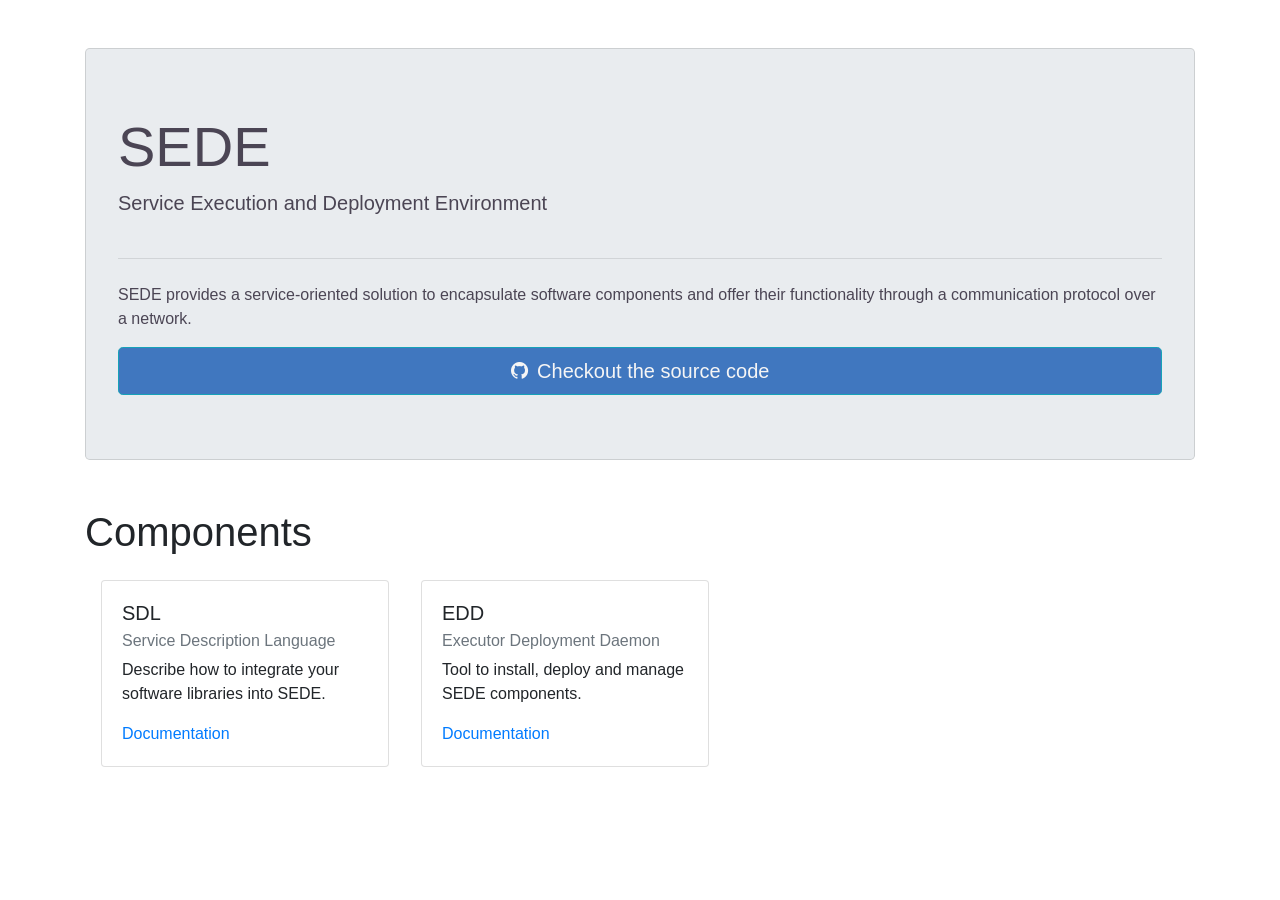
<file: index.html>
<!DOCTYPE html>
<html lang="en">
<head>
    <meta charset="UTF-8">
    <meta name="viewport" content="width=device-width, initial-scale=1, shrink-to-fit=no">
    <meta http-equiv="X-UA-Compatible" content="ie=edge">
    <title>SEDE Docs</title>
    <link rel="stylesheet" href="https://stackpath.bootstrapcdn.com/bootstrap/4.3.1/css/bootstrap.min.css" integrity="sha384-ggOyR0iXCbMQv3Xipma34MD+dH/1fQ784/j6cY/iJTQUOhcWr7x9JvoRxT2MZw1T" crossorigin="anonymous">
    <link rel="stylesheet" href="https://maxcdn.bootstrapcdn.com/font-awesome/4.6.3/css/font-awesome.min.css" type="text/css">
    <link rel="stylesheet" href="index.css">

</head>
<body>
<div class="container">
    <div id="main_jumbo" class="jumbotron my-5 card">
        <h1 class="display-4">SEDE</h1>
        <p class="lead">Service Execution and Deployment Environment</p>
        <hr class="my-4">
        <p>SEDE provides a service-oriented solution to encapsulate software components and offer their functionality through a communication protocol over a network. </p>
        <a id="sourceCodeLink" class="btn btn-info btn-lg" href="https://github.com/fmohr/SEDE" role="button"> <i class="fa fa-github mr-1"></i> Checkout the source code</a>
    </div>
</div>

<div class="container">
    <h1>Components</h1>
    <div class="doc_cards d-flex align-content-start flex-wrap">
        <div class="card m-3">
            <div class="card-body">
                <h5 class="card-title">SDL</h5>
                <h6 class="card-subtitle mb-2 text-muted">Service Description Language</h6>
                <p class="card-text">Describe how to integrate your software libraries into SEDE.</p>
                <a href="service-descs.html"
                   class="card-link">Documentation</a>
            </div>
        </div>
        <div class="card m-3">
            <div class="card-body">
                <h5 class="card-title">EDD</h5>
                <h6 class="card-subtitle mb-2 text-muted">Executor Deployment Daemon</h6>
                <p class="card-text">Tool to install, deploy and manage SEDE components.</p>
                <a href="deployment.html" class="card-link">
                    Documentation</a>
            </div>
        </div>
    </div>
</div>

<script src="https://code.jquery.com/jquery-3.3.1.slim.min.js" integrity="sha384-q8i/X+965DzO0rT7abK41JStQIAqVgRVzpbzo5smXKp4YfRvH+8abtTE1Pi6jizo" crossorigin="anonymous"></script>
<script src="https://cdnjs.cloudflare.com/ajax/libs/popper.js/1.14.7/umd/popper.min.js" integrity="sha384-UO2eT0CpHqdSJQ6hJty5KVphtPhzWj9WO1clHTMGa3JDZwrnQq4sF86dIHNDz0W1" crossorigin="anonymous"></script>
<script src="https://stackpath.bootstrapcdn.com/bootstrap/4.3.1/js/bootstrap.min.js" integrity="sha384-JjSmVgyd0p3pXB1rRibZUAYoIIy6OrQ6VrjIEaFf/nJGzIxFDsf4x0xIM+B07jRM" crossorigin="anonymous"></script>
</body>
</html>
</file>
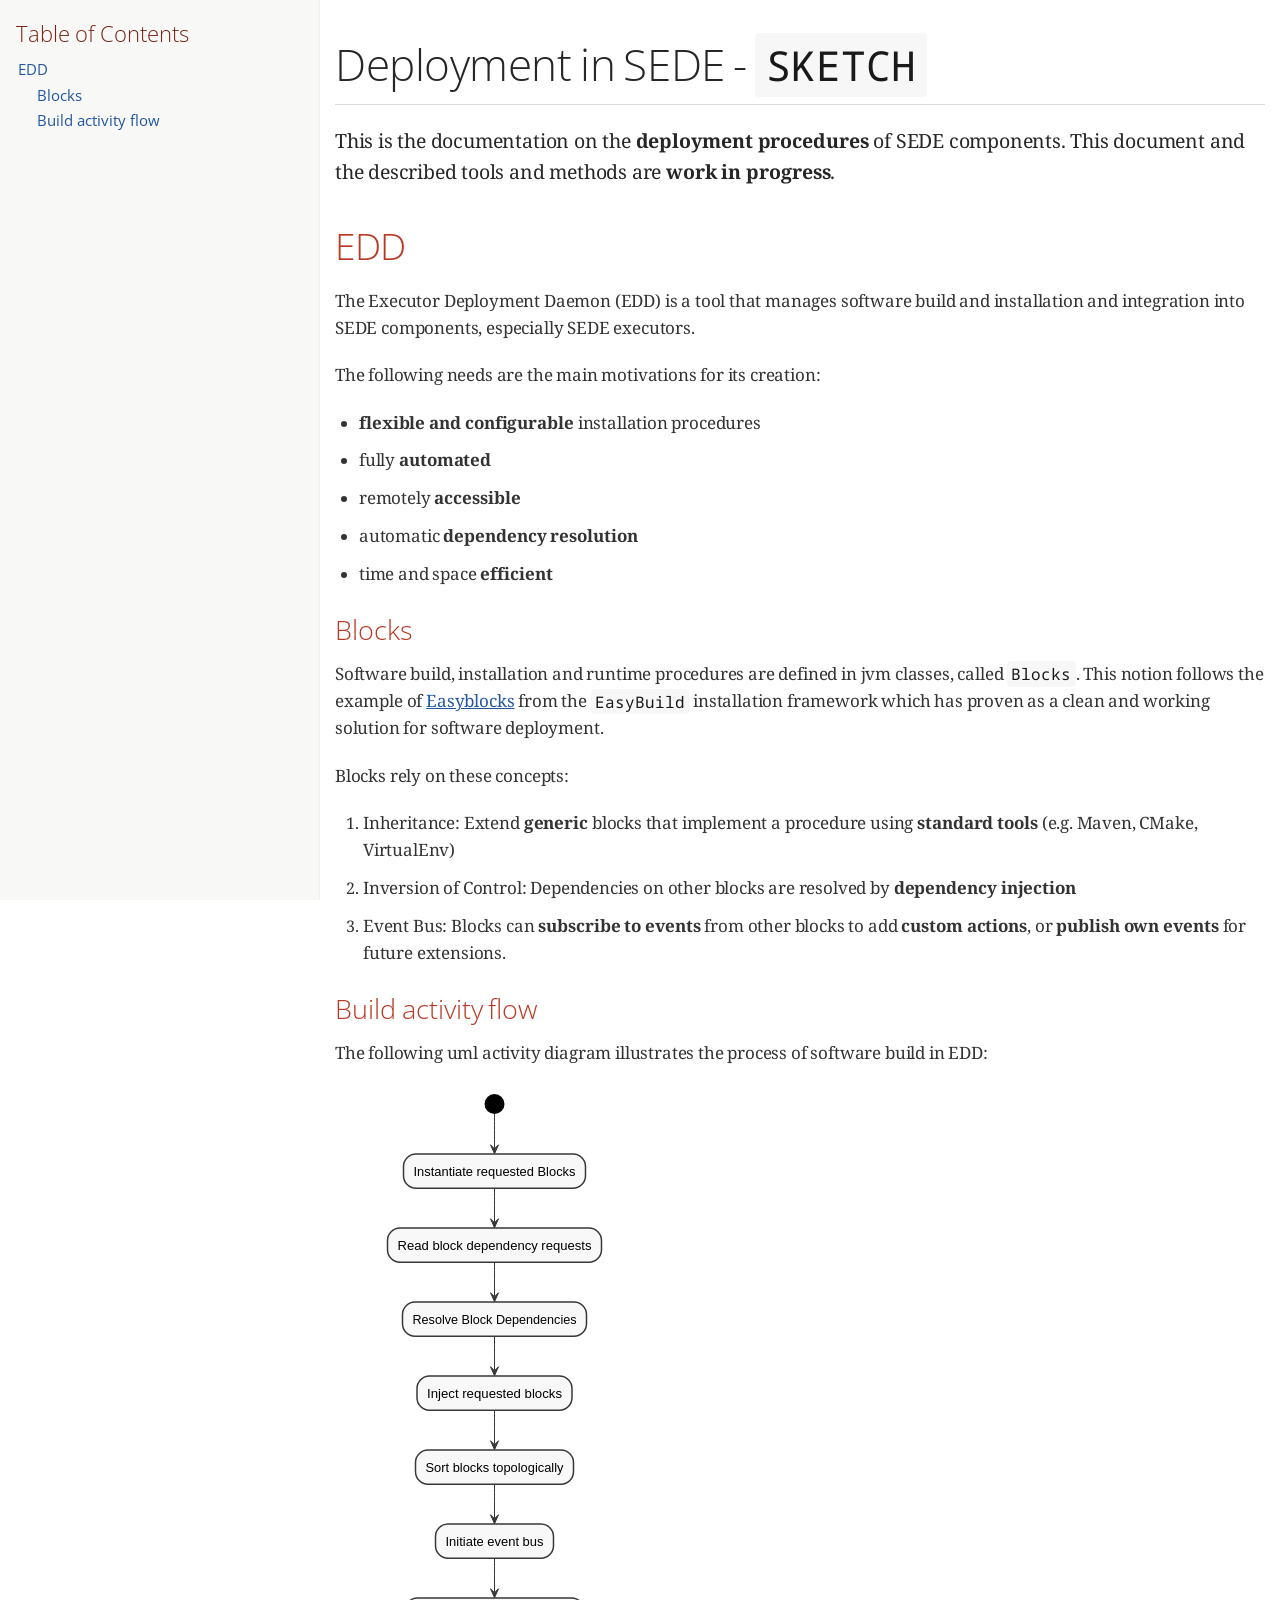
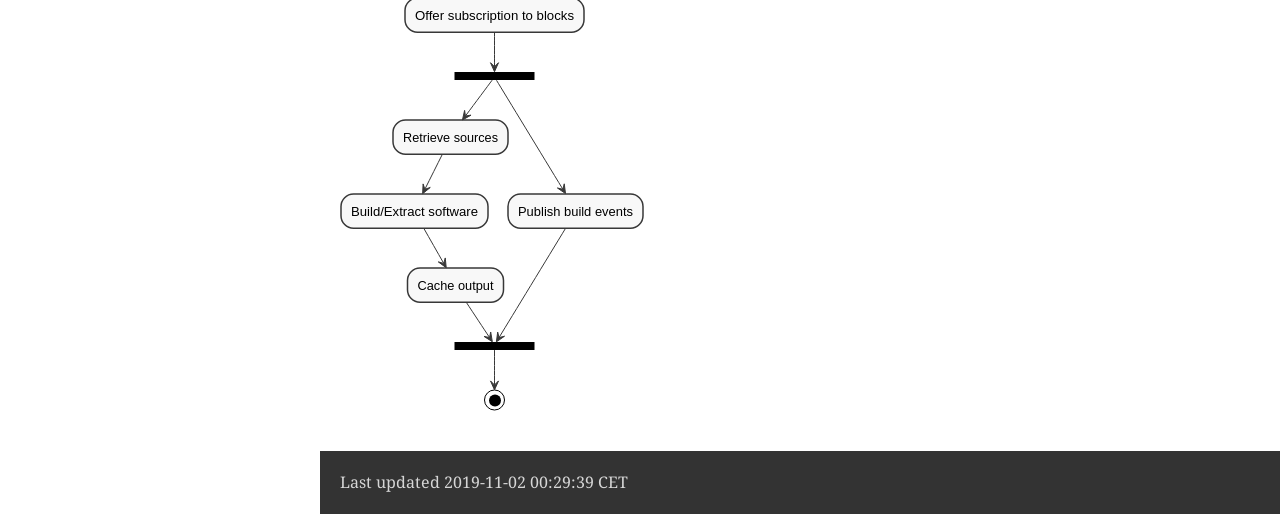
<file: deployment.html>
<!DOCTYPE html>
<html lang="en">
<head>
<meta charset="UTF-8">
<!--[if IE]><meta http-equiv="X-UA-Compatible" content="IE=edge"><![endif]-->
<meta name="viewport" content="width=device-width, initial-scale=1.0">
<meta name="generator" content="Asciidoctor 1.5.5">
<title>Deployment in SEDE - SKETCH</title>
<link rel="stylesheet" href="https://fonts.googleapis.com/css?family=Open+Sans:300,300italic,400,400italic,600,600italic%7CNoto+Serif:400,400italic,700,700italic%7CDroid+Sans+Mono:400,700">
<style>
/* Asciidoctor default stylesheet | MIT License | http://asciidoctor.org */
/* Remove comment around @import statement below when using as a custom stylesheet */
/*@import "https://fonts.googleapis.com/css?family=Open+Sans:300,300italic,400,400italic,600,600italic%7CNoto+Serif:400,400italic,700,700italic%7CDroid+Sans+Mono:400,700";*/
article,aside,details,figcaption,figure,footer,header,hgroup,main,nav,section,summary{display:block}
audio,canvas,video{display:inline-block}
audio:not([controls]){display:none;height:0}
[hidden],template{display:none}
script{display:none!important}
html{font-family:sans-serif;-ms-text-size-adjust:100%;-webkit-text-size-adjust:100%}
a{background:transparent}
a:focus{outline:thin dotted}
a:active,a:hover{outline:0}
h1{font-size:2em;margin:.67em 0}
abbr[title]{border-bottom:1px dotted}
b,strong{font-weight:bold}
dfn{font-style:italic}
hr{-moz-box-sizing:content-box;box-sizing:content-box;height:0}
mark{background:#ff0;color:#000}
code,kbd,pre,samp{font-family:monospace;font-size:1em}
pre{white-space:pre-wrap}
q{quotes:"\201C" "\201D" "\2018" "\2019"}
small{font-size:80%}
sub,sup{font-size:75%;line-height:0;position:relative;vertical-align:baseline}
sup{top:-.5em}
sub{bottom:-.25em}
img{border:0}
svg:not(:root){overflow:hidden}
figure{margin:0}
fieldset{border:1px solid silver;margin:0 2px;padding:.35em .625em .75em}
legend{border:0;padding:0}
button,input,select,textarea{font-family:inherit;font-size:100%;margin:0}
button,input{line-height:normal}
button,select{text-transform:none}
button,html input[type="button"],input[type="reset"],input[type="submit"]{-webkit-appearance:button;cursor:pointer}
button[disabled],html input[disabled]{cursor:default}
input[type="checkbox"],input[type="radio"]{box-sizing:border-box;padding:0}
input[type="search"]{-webkit-appearance:textfield;-moz-box-sizing:content-box;-webkit-box-sizing:content-box;box-sizing:content-box}
input[type="search"]::-webkit-search-cancel-button,input[type="search"]::-webkit-search-decoration{-webkit-appearance:none}
button::-moz-focus-inner,input::-moz-focus-inner{border:0;padding:0}
textarea{overflow:auto;vertical-align:top}
table{border-collapse:collapse;border-spacing:0}
*,*:before,*:after{-moz-box-sizing:border-box;-webkit-box-sizing:border-box;box-sizing:border-box}
html,body{font-size:100%}
body{background:#fff;color:rgba(0,0,0,.8);padding:0;margin:0;font-family:"Noto Serif","DejaVu Serif",serif;font-weight:400;font-style:normal;line-height:1;position:relative;cursor:auto;tab-size:4;-moz-osx-font-smoothing:grayscale;-webkit-font-smoothing:antialiased}
a:hover{cursor:pointer}
img,object,embed{max-width:100%;height:auto}
object,embed{height:100%}
img{-ms-interpolation-mode:bicubic}
.left{float:left!important}
.right{float:right!important}
.text-left{text-align:left!important}
.text-right{text-align:right!important}
.text-center{text-align:center!important}
.text-justify{text-align:justify!important}
.hide{display:none}
img,object,svg{display:inline-block;vertical-align:middle}
textarea{height:auto;min-height:50px}
select{width:100%}
.center{margin-left:auto;margin-right:auto}
.spread{width:100%}
p.lead,.paragraph.lead>p,#preamble>.sectionbody>.paragraph:first-of-type p{font-size:1.21875em;line-height:1.6}
.subheader,.admonitionblock td.content>.title,.audioblock>.title,.exampleblock>.title,.imageblock>.title,.listingblock>.title,.literalblock>.title,.stemblock>.title,.openblock>.title,.paragraph>.title,.quoteblock>.title,table.tableblock>.title,.verseblock>.title,.videoblock>.title,.dlist>.title,.olist>.title,.ulist>.title,.qlist>.title,.hdlist>.title{line-height:1.45;color:#7a2518;font-weight:400;margin-top:0;margin-bottom:.25em}
div,dl,dt,dd,ul,ol,li,h1,h2,h3,#toctitle,.sidebarblock>.content>.title,h4,h5,h6,pre,form,p,blockquote,th,td{margin:0;padding:0;direction:ltr}
a{color:#2156a5;text-decoration:underline;line-height:inherit}
a:hover,a:focus{color:#1d4b8f}
a img{border:none}
p{font-family:inherit;font-weight:400;font-size:1em;line-height:1.6;margin-bottom:1.25em;text-rendering:optimizeLegibility}
p aside{font-size:.875em;line-height:1.35;font-style:italic}
h1,h2,h3,#toctitle,.sidebarblock>.content>.title,h4,h5,h6{font-family:"Open Sans","DejaVu Sans",sans-serif;font-weight:300;font-style:normal;color:#ba3925;text-rendering:optimizeLegibility;margin-top:1em;margin-bottom:.5em;line-height:1.0125em}
h1 small,h2 small,h3 small,#toctitle small,.sidebarblock>.content>.title small,h4 small,h5 small,h6 small{font-size:60%;color:#e99b8f;line-height:0}
h1{font-size:2.125em}
h2{font-size:1.6875em}
h3,#toctitle,.sidebarblock>.content>.title{font-size:1.375em}
h4,h5{font-size:1.125em}
h6{font-size:1em}
hr{border:solid #ddddd8;border-width:1px 0 0;clear:both;margin:1.25em 0 1.1875em;height:0}
em,i{font-style:italic;line-height:inherit}
strong,b{font-weight:bold;line-height:inherit}
small{font-size:60%;line-height:inherit}
code{font-family:"Droid Sans Mono","DejaVu Sans Mono",monospace;font-weight:400;color:rgba(0,0,0,.9)}
ul,ol,dl{font-size:1em;line-height:1.6;margin-bottom:1.25em;list-style-position:outside;font-family:inherit}
ul,ol,ul.no-bullet,ol.no-bullet{margin-left:1.5em}
ul li ul,ul li ol{margin-left:1.25em;margin-bottom:0;font-size:1em}
ul.square li ul,ul.circle li ul,ul.disc li ul{list-style:inherit}
ul.square{list-style-type:square}
ul.circle{list-style-type:circle}
ul.disc{list-style-type:disc}
ul.no-bullet{list-style:none}
ol li ul,ol li ol{margin-left:1.25em;margin-bottom:0}
dl dt{margin-bottom:.3125em;font-weight:bold}
dl dd{margin-bottom:1.25em}
abbr,acronym{text-transform:uppercase;font-size:90%;color:rgba(0,0,0,.8);border-bottom:1px dotted #ddd;cursor:help}
abbr{text-transform:none}
blockquote{margin:0 0 1.25em;padding:.5625em 1.25em 0 1.1875em;border-left:1px solid #ddd}
blockquote cite{display:block;font-size:.9375em;color:rgba(0,0,0,.6)}
blockquote cite:before{content:"\2014 \0020"}
blockquote cite a,blockquote cite a:visited{color:rgba(0,0,0,.6)}
blockquote,blockquote p{line-height:1.6;color:rgba(0,0,0,.85)}
@media only screen and (min-width:768px){h1,h2,h3,#toctitle,.sidebarblock>.content>.title,h4,h5,h6{line-height:1.2}
h1{font-size:2.75em}
h2{font-size:2.3125em}
h3,#toctitle,.sidebarblock>.content>.title{font-size:1.6875em}
h4{font-size:1.4375em}}
table{background:#fff;margin-bottom:1.25em;border:solid 1px #dedede}
table thead,table tfoot{background:#f7f8f7;font-weight:bold}
table thead tr th,table thead tr td,table tfoot tr th,table tfoot tr td{padding:.5em .625em .625em;font-size:inherit;color:rgba(0,0,0,.8);text-align:left}
table tr th,table tr td{padding:.5625em .625em;font-size:inherit;color:rgba(0,0,0,.8)}
table tr.even,table tr.alt,table tr:nth-of-type(even){background:#f8f8f7}
table thead tr th,table tfoot tr th,table tbody tr td,table tr td,table tfoot tr td{display:table-cell;line-height:1.6}
h1,h2,h3,#toctitle,.sidebarblock>.content>.title,h4,h5,h6{line-height:1.2;word-spacing:-.05em}
h1 strong,h2 strong,h3 strong,#toctitle strong,.sidebarblock>.content>.title strong,h4 strong,h5 strong,h6 strong{font-weight:400}
.clearfix:before,.clearfix:after,.float-group:before,.float-group:after{content:" ";display:table}
.clearfix:after,.float-group:after{clear:both}
*:not(pre)>code{font-size:.9375em;font-style:normal!important;letter-spacing:0;padding:.1em .5ex;word-spacing:-.15em;background-color:#f7f7f8;-webkit-border-radius:4px;border-radius:4px;line-height:1.45;text-rendering:optimizeSpeed;word-wrap:break-word}
*:not(pre)>code.nobreak{word-wrap:normal}
*:not(pre)>code.nowrap{white-space:nowrap}
pre,pre>code{line-height:1.45;color:rgba(0,0,0,.9);font-family:"Droid Sans Mono","DejaVu Sans Mono",monospace;font-weight:400;text-rendering:optimizeSpeed}
em em{font-style:normal}
strong strong{font-weight:400}
.keyseq{color:rgba(51,51,51,.8)}
kbd{font-family:"Droid Sans Mono","DejaVu Sans Mono",monospace;display:inline-block;color:rgba(0,0,0,.8);font-size:.65em;line-height:1.45;background-color:#f7f7f7;border:1px solid #ccc;-webkit-border-radius:3px;border-radius:3px;-webkit-box-shadow:0 1px 0 rgba(0,0,0,.2),0 0 0 .1em white inset;box-shadow:0 1px 0 rgba(0,0,0,.2),0 0 0 .1em #fff inset;margin:0 .15em;padding:.2em .5em;vertical-align:middle;position:relative;top:-.1em;white-space:nowrap}
.keyseq kbd:first-child{margin-left:0}
.keyseq kbd:last-child{margin-right:0}
.menuseq,.menu{color:rgba(0,0,0,.8)}
b.button:before,b.button:after{position:relative;top:-1px;font-weight:400}
b.button:before{content:"[";padding:0 3px 0 2px}
b.button:after{content:"]";padding:0 2px 0 3px}
p a>code:hover{color:rgba(0,0,0,.9)}
#header,#content,#footnotes,#footer{width:100%;margin-left:auto;margin-right:auto;margin-top:0;margin-bottom:0;max-width:62.5em;*zoom:1;position:relative;padding-left:.9375em;padding-right:.9375em}
#header:before,#header:after,#content:before,#content:after,#footnotes:before,#footnotes:after,#footer:before,#footer:after{content:" ";display:table}
#header:after,#content:after,#footnotes:after,#footer:after{clear:both}
#content{margin-top:1.25em}
#content:before{content:none}
#header>h1:first-child{color:rgba(0,0,0,.85);margin-top:2.25rem;margin-bottom:0}
#header>h1:first-child+#toc{margin-top:8px;border-top:1px solid #ddddd8}
#header>h1:only-child,body.toc2 #header>h1:nth-last-child(2){border-bottom:1px solid #ddddd8;padding-bottom:8px}
#header .details{border-bottom:1px solid #ddddd8;line-height:1.45;padding-top:.25em;padding-bottom:.25em;padding-left:.25em;color:rgba(0,0,0,.6);display:-ms-flexbox;display:-webkit-flex;display:flex;-ms-flex-flow:row wrap;-webkit-flex-flow:row wrap;flex-flow:row wrap}
#header .details span:first-child{margin-left:-.125em}
#header .details span.email a{color:rgba(0,0,0,.85)}
#header .details br{display:none}
#header .details br+span:before{content:"\00a0\2013\00a0"}
#header .details br+span.author:before{content:"\00a0\22c5\00a0";color:rgba(0,0,0,.85)}
#header .details br+span#revremark:before{content:"\00a0|\00a0"}
#header #revnumber{text-transform:capitalize}
#header #revnumber:after{content:"\00a0"}
#content>h1:first-child:not([class]){color:rgba(0,0,0,.85);border-bottom:1px solid #ddddd8;padding-bottom:8px;margin-top:0;padding-top:1rem;margin-bottom:1.25rem}
#toc{border-bottom:1px solid #efefed;padding-bottom:.5em}
#toc>ul{margin-left:.125em}
#toc ul.sectlevel0>li>a{font-style:italic}
#toc ul.sectlevel0 ul.sectlevel1{margin:.5em 0}
#toc ul{font-family:"Open Sans","DejaVu Sans",sans-serif;list-style-type:none}
#toc li{line-height:1.3334;margin-top:.3334em}
#toc a{text-decoration:none}
#toc a:active{text-decoration:underline}
#toctitle{color:#7a2518;font-size:1.2em}
@media only screen and (min-width:768px){#toctitle{font-size:1.375em}
body.toc2{padding-left:15em;padding-right:0}
#toc.toc2{margin-top:0!important;background-color:#f8f8f7;position:fixed;width:15em;left:0;top:0;border-right:1px solid #efefed;border-top-width:0!important;border-bottom-width:0!important;z-index:1000;padding:1.25em 1em;height:100%;overflow:auto}
#toc.toc2 #toctitle{margin-top:0;margin-bottom:.8rem;font-size:1.2em}
#toc.toc2>ul{font-size:.9em;margin-bottom:0}
#toc.toc2 ul ul{margin-left:0;padding-left:1em}
#toc.toc2 ul.sectlevel0 ul.sectlevel1{padding-left:0;margin-top:.5em;margin-bottom:.5em}
body.toc2.toc-right{padding-left:0;padding-right:15em}
body.toc2.toc-right #toc.toc2{border-right-width:0;border-left:1px solid #efefed;left:auto;right:0}}
@media only screen and (min-width:1280px){body.toc2{padding-left:20em;padding-right:0}
#toc.toc2{width:20em}
#toc.toc2 #toctitle{font-size:1.375em}
#toc.toc2>ul{font-size:.95em}
#toc.toc2 ul ul{padding-left:1.25em}
body.toc2.toc-right{padding-left:0;padding-right:20em}}
#content #toc{border-style:solid;border-width:1px;border-color:#e0e0dc;margin-bottom:1.25em;padding:1.25em;background:#f8f8f7;-webkit-border-radius:4px;border-radius:4px}
#content #toc>:first-child{margin-top:0}
#content #toc>:last-child{margin-bottom:0}
#footer{max-width:100%;background-color:rgba(0,0,0,.8);padding:1.25em}
#footer-text{color:rgba(255,255,255,.8);line-height:1.44}
.sect1{padding-bottom:.625em}
@media only screen and (min-width:768px){.sect1{padding-bottom:1.25em}}
.sect1+.sect1{border-top:1px solid #efefed}
#content h1>a.anchor,h2>a.anchor,h3>a.anchor,#toctitle>a.anchor,.sidebarblock>.content>.title>a.anchor,h4>a.anchor,h5>a.anchor,h6>a.anchor{position:absolute;z-index:1001;width:1.5ex;margin-left:-1.5ex;display:block;text-decoration:none!important;visibility:hidden;text-align:center;font-weight:400}
#content h1>a.anchor:before,h2>a.anchor:before,h3>a.anchor:before,#toctitle>a.anchor:before,.sidebarblock>.content>.title>a.anchor:before,h4>a.anchor:before,h5>a.anchor:before,h6>a.anchor:before{content:"\00A7";font-size:.85em;display:block;padding-top:.1em}
#content h1:hover>a.anchor,#content h1>a.anchor:hover,h2:hover>a.anchor,h2>a.anchor:hover,h3:hover>a.anchor,#toctitle:hover>a.anchor,.sidebarblock>.content>.title:hover>a.anchor,h3>a.anchor:hover,#toctitle>a.anchor:hover,.sidebarblock>.content>.title>a.anchor:hover,h4:hover>a.anchor,h4>a.anchor:hover,h5:hover>a.anchor,h5>a.anchor:hover,h6:hover>a.anchor,h6>a.anchor:hover{visibility:visible}
#content h1>a.link,h2>a.link,h3>a.link,#toctitle>a.link,.sidebarblock>.content>.title>a.link,h4>a.link,h5>a.link,h6>a.link{color:#ba3925;text-decoration:none}
#content h1>a.link:hover,h2>a.link:hover,h3>a.link:hover,#toctitle>a.link:hover,.sidebarblock>.content>.title>a.link:hover,h4>a.link:hover,h5>a.link:hover,h6>a.link:hover{color:#a53221}
.audioblock,.imageblock,.literalblock,.listingblock,.stemblock,.videoblock{margin-bottom:1.25em}
.admonitionblock td.content>.title,.audioblock>.title,.exampleblock>.title,.imageblock>.title,.listingblock>.title,.literalblock>.title,.stemblock>.title,.openblock>.title,.paragraph>.title,.quoteblock>.title,table.tableblock>.title,.verseblock>.title,.videoblock>.title,.dlist>.title,.olist>.title,.ulist>.title,.qlist>.title,.hdlist>.title{text-rendering:optimizeLegibility;text-align:left;font-family:"Noto Serif","DejaVu Serif",serif;font-size:1rem;font-style:italic}
table.tableblock>caption.title{white-space:nowrap;overflow:visible;max-width:0}
.paragraph.lead>p,#preamble>.sectionbody>.paragraph:first-of-type p{color:rgba(0,0,0,.85)}
table.tableblock #preamble>.sectionbody>.paragraph:first-of-type p{font-size:inherit}
.admonitionblock>table{border-collapse:separate;border:0;background:none;width:100%}
.admonitionblock>table td.icon{text-align:center;width:80px}
.admonitionblock>table td.icon img{max-width:none}
.admonitionblock>table td.icon .title{font-weight:bold;font-family:"Open Sans","DejaVu Sans",sans-serif;text-transform:uppercase}
.admonitionblock>table td.content{padding-left:1.125em;padding-right:1.25em;border-left:1px solid #ddddd8;color:rgba(0,0,0,.6)}
.admonitionblock>table td.content>:last-child>:last-child{margin-bottom:0}
.exampleblock>.content{border-style:solid;border-width:1px;border-color:#e6e6e6;margin-bottom:1.25em;padding:1.25em;background:#fff;-webkit-border-radius:4px;border-radius:4px}
.exampleblock>.content>:first-child{margin-top:0}
.exampleblock>.content>:last-child{margin-bottom:0}
.sidebarblock{border-style:solid;border-width:1px;border-color:#e0e0dc;margin-bottom:1.25em;padding:1.25em;background:#f8f8f7;-webkit-border-radius:4px;border-radius:4px}
.sidebarblock>:first-child{margin-top:0}
.sidebarblock>:last-child{margin-bottom:0}
.sidebarblock>.content>.title{color:#7a2518;margin-top:0;text-align:center}
.exampleblock>.content>:last-child>:last-child,.exampleblock>.content .olist>ol>li:last-child>:last-child,.exampleblock>.content .ulist>ul>li:last-child>:last-child,.exampleblock>.content .qlist>ol>li:last-child>:last-child,.sidebarblock>.content>:last-child>:last-child,.sidebarblock>.content .olist>ol>li:last-child>:last-child,.sidebarblock>.content .ulist>ul>li:last-child>:last-child,.sidebarblock>.content .qlist>ol>li:last-child>:last-child{margin-bottom:0}
.literalblock pre,.listingblock pre:not(.highlight),.listingblock pre[class="highlight"],.listingblock pre[class^="highlight "],.listingblock pre.CodeRay,.listingblock pre.prettyprint{background:#f7f7f8}
.sidebarblock .literalblock pre,.sidebarblock .listingblock pre:not(.highlight),.sidebarblock .listingblock pre[class="highlight"],.sidebarblock .listingblock pre[class^="highlight "],.sidebarblock .listingblock pre.CodeRay,.sidebarblock .listingblock pre.prettyprint{background:#f2f1f1}
.literalblock pre,.literalblock pre[class],.listingblock pre,.listingblock pre[class]{-webkit-border-radius:4px;border-radius:4px;word-wrap:break-word;padding:1em;font-size:.8125em}
.literalblock pre.nowrap,.literalblock pre[class].nowrap,.listingblock pre.nowrap,.listingblock pre[class].nowrap{overflow-x:auto;white-space:pre;word-wrap:normal}
@media only screen and (min-width:768px){.literalblock pre,.literalblock pre[class],.listingblock pre,.listingblock pre[class]{font-size:.90625em}}
@media only screen and (min-width:1280px){.literalblock pre,.literalblock pre[class],.listingblock pre,.listingblock pre[class]{font-size:1em}}
.literalblock.output pre{color:#f7f7f8;background-color:rgba(0,0,0,.9)}
.listingblock pre.highlightjs{padding:0}
.listingblock pre.highlightjs>code{padding:1em;-webkit-border-radius:4px;border-radius:4px}
.listingblock pre.prettyprint{border-width:0}
.listingblock>.content{position:relative}
.listingblock code[data-lang]:before{display:none;content:attr(data-lang);position:absolute;font-size:.75em;top:.425rem;right:.5rem;line-height:1;text-transform:uppercase;color:#999}
.listingblock:hover code[data-lang]:before{display:block}
.listingblock.terminal pre .command:before{content:attr(data-prompt);padding-right:.5em;color:#999}
.listingblock.terminal pre .command:not([data-prompt]):before{content:"$"}
table.pyhltable{border-collapse:separate;border:0;margin-bottom:0;background:none}
table.pyhltable td{vertical-align:top;padding-top:0;padding-bottom:0;line-height:1.45}
table.pyhltable td.code{padding-left:.75em;padding-right:0}
pre.pygments .lineno,table.pyhltable td:not(.code){color:#999;padding-left:0;padding-right:.5em;border-right:1px solid #ddddd8}
pre.pygments .lineno{display:inline-block;margin-right:.25em}
table.pyhltable .linenodiv{background:none!important;padding-right:0!important}
.quoteblock{margin:0 1em 1.25em 1.5em;display:table}
.quoteblock>.title{margin-left:-1.5em;margin-bottom:.75em}
.quoteblock blockquote,.quoteblock blockquote p{color:rgba(0,0,0,.85);font-size:1.15rem;line-height:1.75;word-spacing:.1em;letter-spacing:0;font-style:italic;text-align:justify}
.quoteblock blockquote{margin:0;padding:0;border:0}
.quoteblock blockquote:before{content:"\201c";float:left;font-size:2.75em;font-weight:bold;line-height:.6em;margin-left:-.6em;color:#7a2518;text-shadow:0 1px 2px rgba(0,0,0,.1)}
.quoteblock blockquote>.paragraph:last-child p{margin-bottom:0}
.quoteblock .attribution{margin-top:.5em;margin-right:.5ex;text-align:right}
.quoteblock .quoteblock{margin-left:0;margin-right:0;padding:.5em 0;border-left:3px solid rgba(0,0,0,.6)}
.quoteblock .quoteblock blockquote{padding:0 0 0 .75em}
.quoteblock .quoteblock blockquote:before{display:none}
.verseblock{margin:0 1em 1.25em 1em}
.verseblock pre{font-family:"Open Sans","DejaVu Sans",sans;font-size:1.15rem;color:rgba(0,0,0,.85);font-weight:300;text-rendering:optimizeLegibility}
.verseblock pre strong{font-weight:400}
.verseblock .attribution{margin-top:1.25rem;margin-left:.5ex}
.quoteblock .attribution,.verseblock .attribution{font-size:.9375em;line-height:1.45;font-style:italic}
.quoteblock .attribution br,.verseblock .attribution br{display:none}
.quoteblock .attribution cite,.verseblock .attribution cite{display:block;letter-spacing:-.025em;color:rgba(0,0,0,.6)}
.quoteblock.abstract{margin:0 0 1.25em 0;display:block}
.quoteblock.abstract blockquote,.quoteblock.abstract blockquote p{text-align:left;word-spacing:0}
.quoteblock.abstract blockquote:before,.quoteblock.abstract blockquote p:first-of-type:before{display:none}
table.tableblock{max-width:100%;border-collapse:separate}
table.tableblock td>.paragraph:last-child p>p:last-child,table.tableblock th>p:last-child,table.tableblock td>p:last-child{margin-bottom:0}
table.tableblock,th.tableblock,td.tableblock{border:0 solid #dedede}
table.grid-all th.tableblock,table.grid-all td.tableblock{border-width:0 1px 1px 0}
table.grid-all tfoot>tr>th.tableblock,table.grid-all tfoot>tr>td.tableblock{border-width:1px 1px 0 0}
table.grid-cols th.tableblock,table.grid-cols td.tableblock{border-width:0 1px 0 0}
table.grid-all *>tr>.tableblock:last-child,table.grid-cols *>tr>.tableblock:last-child{border-right-width:0}
table.grid-rows th.tableblock,table.grid-rows td.tableblock{border-width:0 0 1px 0}
table.grid-all tbody>tr:last-child>th.tableblock,table.grid-all tbody>tr:last-child>td.tableblock,table.grid-all thead:last-child>tr>th.tableblock,table.grid-rows tbody>tr:last-child>th.tableblock,table.grid-rows tbody>tr:last-child>td.tableblock,table.grid-rows thead:last-child>tr>th.tableblock{border-bottom-width:0}
table.grid-rows tfoot>tr>th.tableblock,table.grid-rows tfoot>tr>td.tableblock{border-width:1px 0 0 0}
table.frame-all{border-width:1px}
table.frame-sides{border-width:0 1px}
table.frame-topbot{border-width:1px 0}
th.halign-left,td.halign-left{text-align:left}
th.halign-right,td.halign-right{text-align:right}
th.halign-center,td.halign-center{text-align:center}
th.valign-top,td.valign-top{vertical-align:top}
th.valign-bottom,td.valign-bottom{vertical-align:bottom}
th.valign-middle,td.valign-middle{vertical-align:middle}
table thead th,table tfoot th{font-weight:bold}
tbody tr th{display:table-cell;line-height:1.6;background:#f7f8f7}
tbody tr th,tbody tr th p,tfoot tr th,tfoot tr th p{color:rgba(0,0,0,.8);font-weight:bold}
p.tableblock>code:only-child{background:none;padding:0}
p.tableblock{font-size:1em}
td>div.verse{white-space:pre}
ol{margin-left:1.75em}
ul li ol{margin-left:1.5em}
dl dd{margin-left:1.125em}
dl dd:last-child,dl dd:last-child>:last-child{margin-bottom:0}
ol>li p,ul>li p,ul dd,ol dd,.olist .olist,.ulist .ulist,.ulist .olist,.olist .ulist{margin-bottom:.625em}
ul.unstyled,ol.unnumbered,ul.checklist,ul.none{list-style-type:none}
ul.unstyled,ol.unnumbered,ul.checklist{margin-left:.625em}
ul.checklist li>p:first-child>.fa-square-o:first-child,ul.checklist li>p:first-child>.fa-check-square-o:first-child{width:1em;font-size:.85em}
ul.checklist li>p:first-child>input[type="checkbox"]:first-child{width:1em;position:relative;top:1px}
ul.inline{margin:0 auto .625em auto;margin-left:-1.375em;margin-right:0;padding:0;list-style:none;overflow:hidden}
ul.inline>li{list-style:none;float:left;margin-left:1.375em;display:block}
ul.inline>li>*{display:block}
.unstyled dl dt{font-weight:400;font-style:normal}
ol.arabic{list-style-type:decimal}
ol.decimal{list-style-type:decimal-leading-zero}
ol.loweralpha{list-style-type:lower-alpha}
ol.upperalpha{list-style-type:upper-alpha}
ol.lowerroman{list-style-type:lower-roman}
ol.upperroman{list-style-type:upper-roman}
ol.lowergreek{list-style-type:lower-greek}
.hdlist>table,.colist>table{border:0;background:none}
.hdlist>table>tbody>tr,.colist>table>tbody>tr{background:none}
td.hdlist1,td.hdlist2{vertical-align:top;padding:0 .625em}
td.hdlist1{font-weight:bold;padding-bottom:1.25em}
.literalblock+.colist,.listingblock+.colist{margin-top:-.5em}
.colist>table tr>td:first-of-type{padding:0 .75em;line-height:1}
.colist>table tr>td:last-of-type{padding:.25em 0}
.thumb,.th{line-height:0;display:inline-block;border:solid 4px #fff;-webkit-box-shadow:0 0 0 1px #ddd;box-shadow:0 0 0 1px #ddd}
.imageblock.left,.imageblock[style*="float: left"]{margin:.25em .625em 1.25em 0}
.imageblock.right,.imageblock[style*="float: right"]{margin:.25em 0 1.25em .625em}
.imageblock>.title{margin-bottom:0}
.imageblock.thumb,.imageblock.th{border-width:6px}
.imageblock.thumb>.title,.imageblock.th>.title{padding:0 .125em}
.image.left,.image.right{margin-top:.25em;margin-bottom:.25em;display:inline-block;line-height:0}
.image.left{margin-right:.625em}
.image.right{margin-left:.625em}
a.image{text-decoration:none;display:inline-block}
a.image object{pointer-events:none}
sup.footnote,sup.footnoteref{font-size:.875em;position:static;vertical-align:super}
sup.footnote a,sup.footnoteref a{text-decoration:none}
sup.footnote a:active,sup.footnoteref a:active{text-decoration:underline}
#footnotes{padding-top:.75em;padding-bottom:.75em;margin-bottom:.625em}
#footnotes hr{width:20%;min-width:6.25em;margin:-.25em 0 .75em 0;border-width:1px 0 0 0}
#footnotes .footnote{padding:0 .375em 0 .225em;line-height:1.3334;font-size:.875em;margin-left:1.2em;text-indent:-1.05em;margin-bottom:.2em}
#footnotes .footnote a:first-of-type{font-weight:bold;text-decoration:none}
#footnotes .footnote:last-of-type{margin-bottom:0}
#content #footnotes{margin-top:-.625em;margin-bottom:0;padding:.75em 0}
.gist .file-data>table{border:0;background:#fff;width:100%;margin-bottom:0}
.gist .file-data>table td.line-data{width:99%}
div.unbreakable{page-break-inside:avoid}
.big{font-size:larger}
.small{font-size:smaller}
.underline{text-decoration:underline}
.overline{text-decoration:overline}
.line-through{text-decoration:line-through}
.aqua{color:#00bfbf}
.aqua-background{background-color:#00fafa}
.black{color:#000}
.black-background{background-color:#000}
.blue{color:#0000bf}
.blue-background{background-color:#0000fa}
.fuchsia{color:#bf00bf}
.fuchsia-background{background-color:#fa00fa}
.gray{color:#606060}
.gray-background{background-color:#7d7d7d}
.green{color:#006000}
.green-background{background-color:#007d00}
.lime{color:#00bf00}
.lime-background{background-color:#00fa00}
.maroon{color:#600000}
.maroon-background{background-color:#7d0000}
.navy{color:#000060}
.navy-background{background-color:#00007d}
.olive{color:#606000}
.olive-background{background-color:#7d7d00}
.purple{color:#600060}
.purple-background{background-color:#7d007d}
.red{color:#bf0000}
.red-background{background-color:#fa0000}
.silver{color:#909090}
.silver-background{background-color:#bcbcbc}
.teal{color:#006060}
.teal-background{background-color:#007d7d}
.white{color:#bfbfbf}
.white-background{background-color:#fafafa}
.yellow{color:#bfbf00}
.yellow-background{background-color:#fafa00}
span.icon>.fa{cursor:default}
.admonitionblock td.icon [class^="fa icon-"]{font-size:2.5em;text-shadow:1px 1px 2px rgba(0,0,0,.5);cursor:default}
.admonitionblock td.icon .icon-note:before{content:"\f05a";color:#19407c}
.admonitionblock td.icon .icon-tip:before{content:"\f0eb";text-shadow:1px 1px 2px rgba(155,155,0,.8);color:#111}
.admonitionblock td.icon .icon-warning:before{content:"\f071";color:#bf6900}
.admonitionblock td.icon .icon-caution:before{content:"\f06d";color:#bf3400}
.admonitionblock td.icon .icon-important:before{content:"\f06a";color:#bf0000}
.conum[data-value]{display:inline-block;color:#fff!important;background-color:rgba(0,0,0,.8);-webkit-border-radius:100px;border-radius:100px;text-align:center;font-size:.75em;width:1.67em;height:1.67em;line-height:1.67em;font-family:"Open Sans","DejaVu Sans",sans-serif;font-style:normal;font-weight:bold}
.conum[data-value] *{color:#fff!important}
.conum[data-value]+b{display:none}
.conum[data-value]:after{content:attr(data-value)}
pre .conum[data-value]{position:relative;top:-.125em}
b.conum *{color:inherit!important}
.conum:not([data-value]):empty{display:none}
dt,th.tableblock,td.content,div.footnote{text-rendering:optimizeLegibility}
h1,h2,p,td.content,span.alt{letter-spacing:-.01em}
p strong,td.content strong,div.footnote strong{letter-spacing:-.005em}
p,blockquote,dt,td.content,span.alt{font-size:1.0625rem}
p{margin-bottom:1.25rem}
.sidebarblock p,.sidebarblock dt,.sidebarblock td.content,p.tableblock{font-size:1em}
.exampleblock>.content{background-color:#fffef7;border-color:#e0e0dc;-webkit-box-shadow:0 1px 4px #e0e0dc;box-shadow:0 1px 4px #e0e0dc}
.print-only{display:none!important}
@media print{@page{margin:1.25cm .75cm}
*{-webkit-box-shadow:none!important;box-shadow:none!important;text-shadow:none!important}
a{color:inherit!important;text-decoration:underline!important}
a.bare,a[href^="#"],a[href^="mailto:"]{text-decoration:none!important}
a[href^="http:"]:not(.bare):after,a[href^="https:"]:not(.bare):after{content:"(" attr(href) ")";display:inline-block;font-size:.875em;padding-left:.25em}
abbr[title]:after{content:" (" attr(title) ")"}
pre,blockquote,tr,img,object,svg{page-break-inside:avoid}
thead{display:table-header-group}
svg{max-width:100%}
p,blockquote,dt,td.content{font-size:1em;orphans:3;widows:3}
h2,h3,#toctitle,.sidebarblock>.content>.title{page-break-after:avoid}
#toc,.sidebarblock,.exampleblock>.content{background:none!important}
#toc{border-bottom:1px solid #ddddd8!important;padding-bottom:0!important}
.sect1{padding-bottom:0!important}
.sect1+.sect1{border:0!important}
#header>h1:first-child{margin-top:1.25rem}
body.book #header{text-align:center}
body.book #header>h1:first-child{border:0!important;margin:2.5em 0 1em 0}
body.book #header .details{border:0!important;display:block;padding:0!important}
body.book #header .details span:first-child{margin-left:0!important}
body.book #header .details br{display:block}
body.book #header .details br+span:before{content:none!important}
body.book #toc{border:0!important;text-align:left!important;padding:0!important;margin:0!important}
body.book #toc,body.book #preamble,body.book h1.sect0,body.book .sect1>h2{page-break-before:always}
.listingblock code[data-lang]:before{display:block}
#footer{background:none!important;padding:0 .9375em}
#footer-text{color:rgba(0,0,0,.6)!important;font-size:.9em}
.hide-on-print{display:none!important}
.print-only{display:block!important}
.hide-for-print{display:none!important}
.show-for-print{display:inherit!important}}
</style>
</head>
<body class="article toc2 toc-left">
<div id="header">
<h1>Deployment in SEDE - <code>SKETCH</code></h1>
<div id="toc" class="toc2">
<div id="toctitle">Table of Contents</div>
<ul class="sectlevel1">
<li><a href="#_edd">EDD</a>
<ul class="sectlevel2">
<li><a href="#_blocks">Blocks</a></li>
<li><a href="#_build_activity_flow">Build activity flow</a></li>
</ul>
</li>
</ul>
</div>
</div>
<div id="content">
<div id="preamble">
<div class="sectionbody">
<div class="paragraph">
<p>This is the documentation on the <strong>deployment procedures</strong> of SEDE components.
This document and the described tools and methods are <strong>work in progress</strong>.</p>
</div>
</div>
</div>
<div class="sect1">
<h2 id="_edd">EDD</h2>
<div class="sectionbody">
<div class="paragraph">
<p>The Executor Deployment Daemon (EDD) is a tool that manages software build and installation and integration into SEDE components, especially SEDE executors.</p>
</div>
<div class="paragraph">
<p>The following needs are the main motivations for its creation:</p>
</div>
<div class="ulist">
<ul>
<li>
<p><strong>flexible and configurable</strong> installation procedures</p>
</li>
<li>
<p>fully <strong>automated</strong></p>
</li>
<li>
<p>remotely <strong>accessible</strong></p>
</li>
<li>
<p>automatic <strong>dependency resolution</strong></p>
</li>
<li>
<p>time and space <strong>efficient</strong></p>
</li>
</ul>
</div>
<div class="sect2">
<h3 id="_blocks">Blocks</h3>
<div class="paragraph">
<p>Software build, installation and runtime procedures are defined in jvm classes, called <code>Blocks</code>.
This notion follows the example of <a href="https://easybuild.readthedocs.io/en/latest/Concepts_and_Terminology.html#easyblocks">Easyblocks</a> from the <code>EasyBuild</code> installation framework which has proven as a clean and working solution for software deployment.</p>
</div>
<div class="paragraph">
<p>Blocks rely on these concepts:</p>
</div>
<div class="olist arabic">
<ol class="arabic">
<li>
<p>Inheritance:
Extend <strong>generic</strong> blocks that implement a procedure using <strong>standard tools</strong> (e.g. Maven, CMake, VirtualEnv)</p>
</li>
<li>
<p>Inversion of Control:
Dependencies on other blocks are resolved by <strong>dependency injection</strong></p>
</li>
<li>
<p>Event Bus:
Blocks can <strong>subscribe to events</strong> from other blocks to add <strong>custom actions</strong>, or <strong>publish own events</strong> for future extensions.</p>
</li>
</ol>
</div>
</div>
<div class="sect2">
<h3 id="_build_activity_flow">Build activity flow</h3>
<div class="paragraph">
<p>The following uml activity diagram illustrates the process of software build in EDD:</p>
</div>
<div class="imageblock">
<div class="content">
<img src="edd-overview.svg" alt="edd overview" width="309" height="925">
</div>
</div>
</div>
</div>
</div>
</div>
<div id="footer">
<div id="footer-text">
Last updated 2019-11-02 00:29:39 CET
</div>
</div>
</body>
</html>
</file>
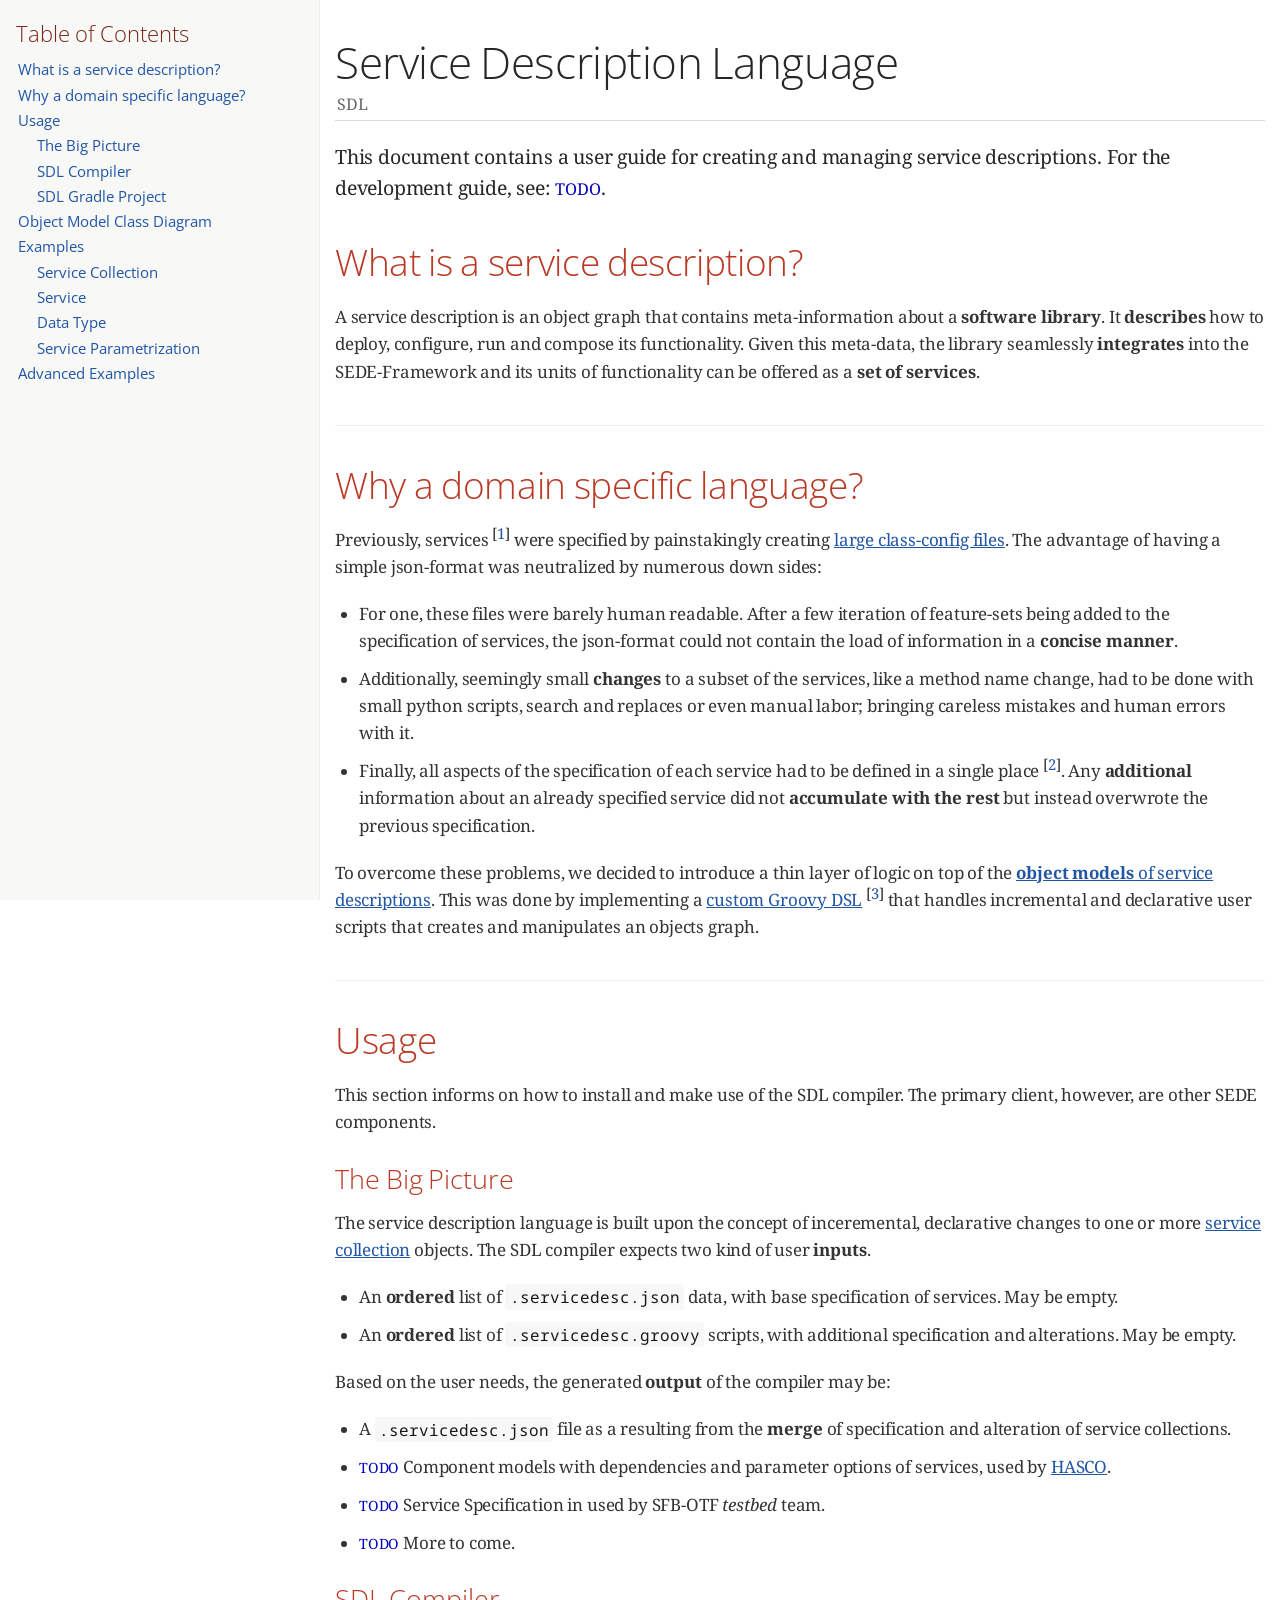
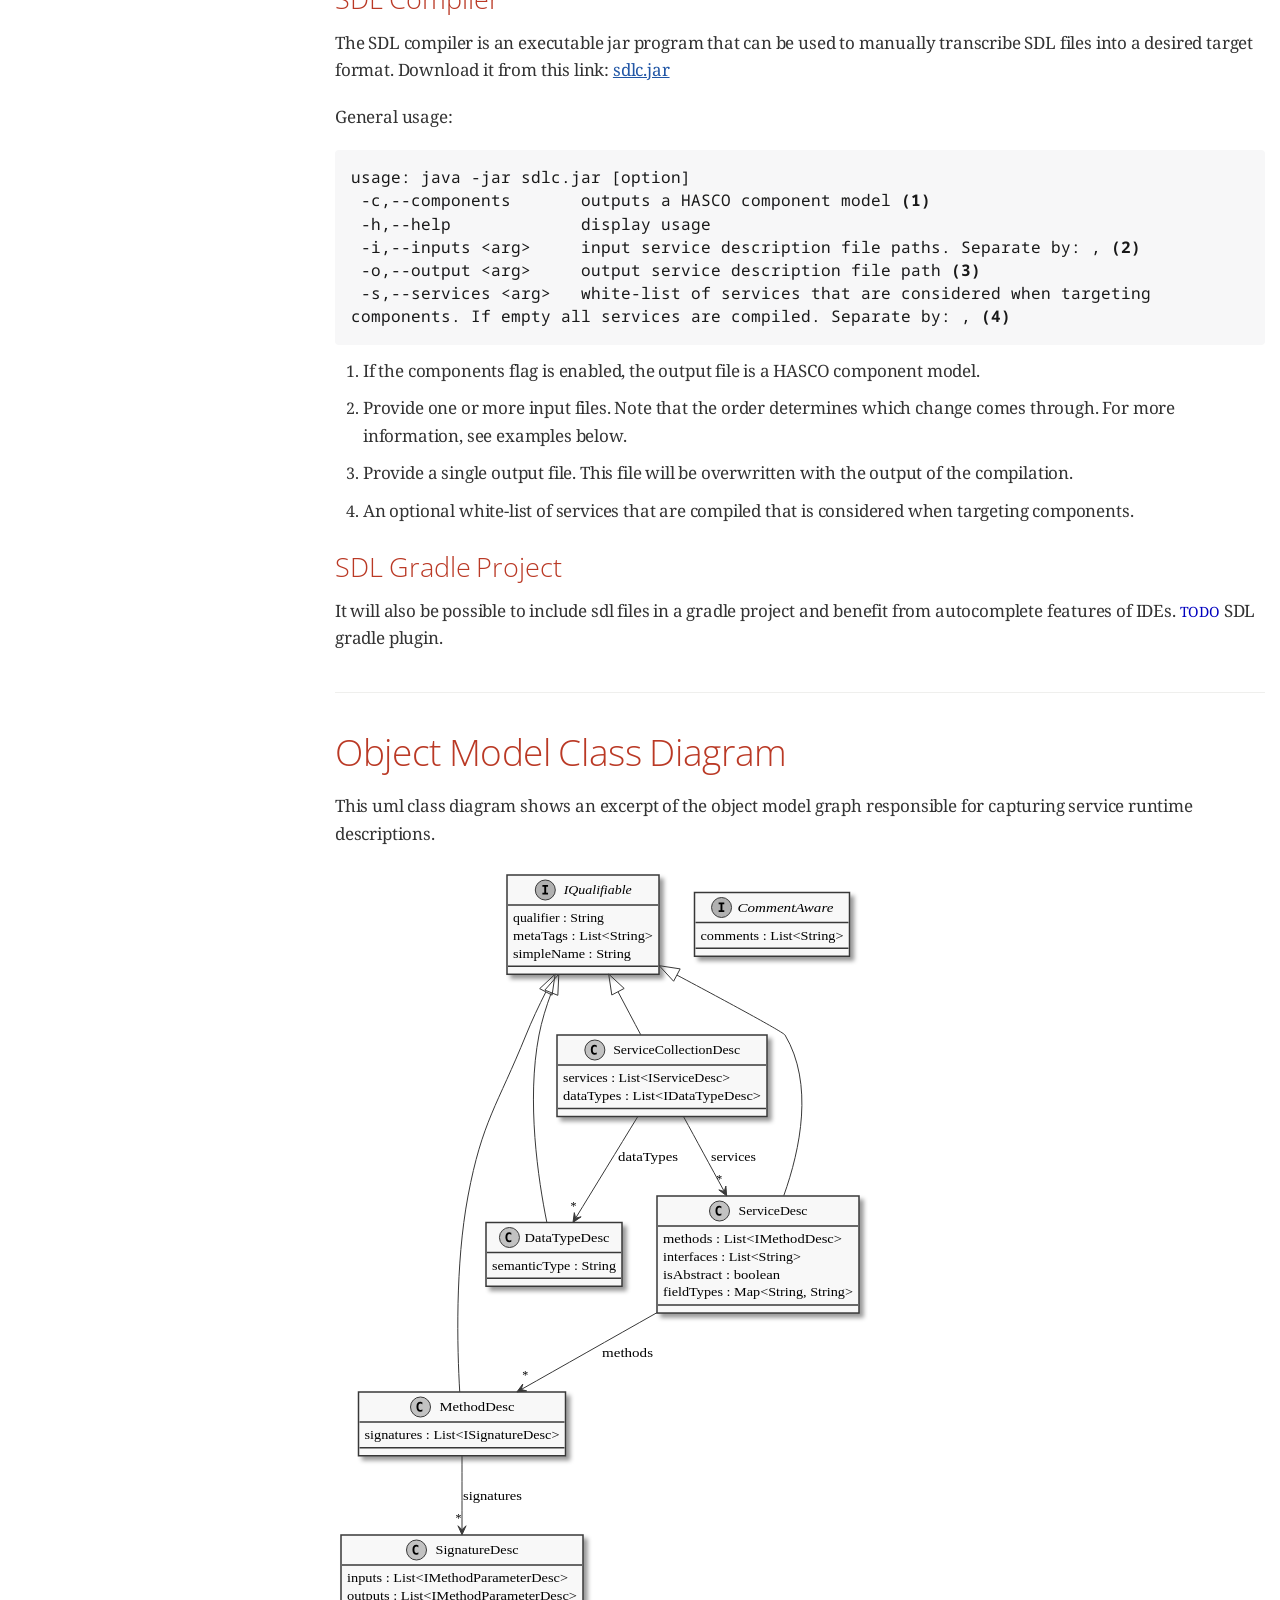
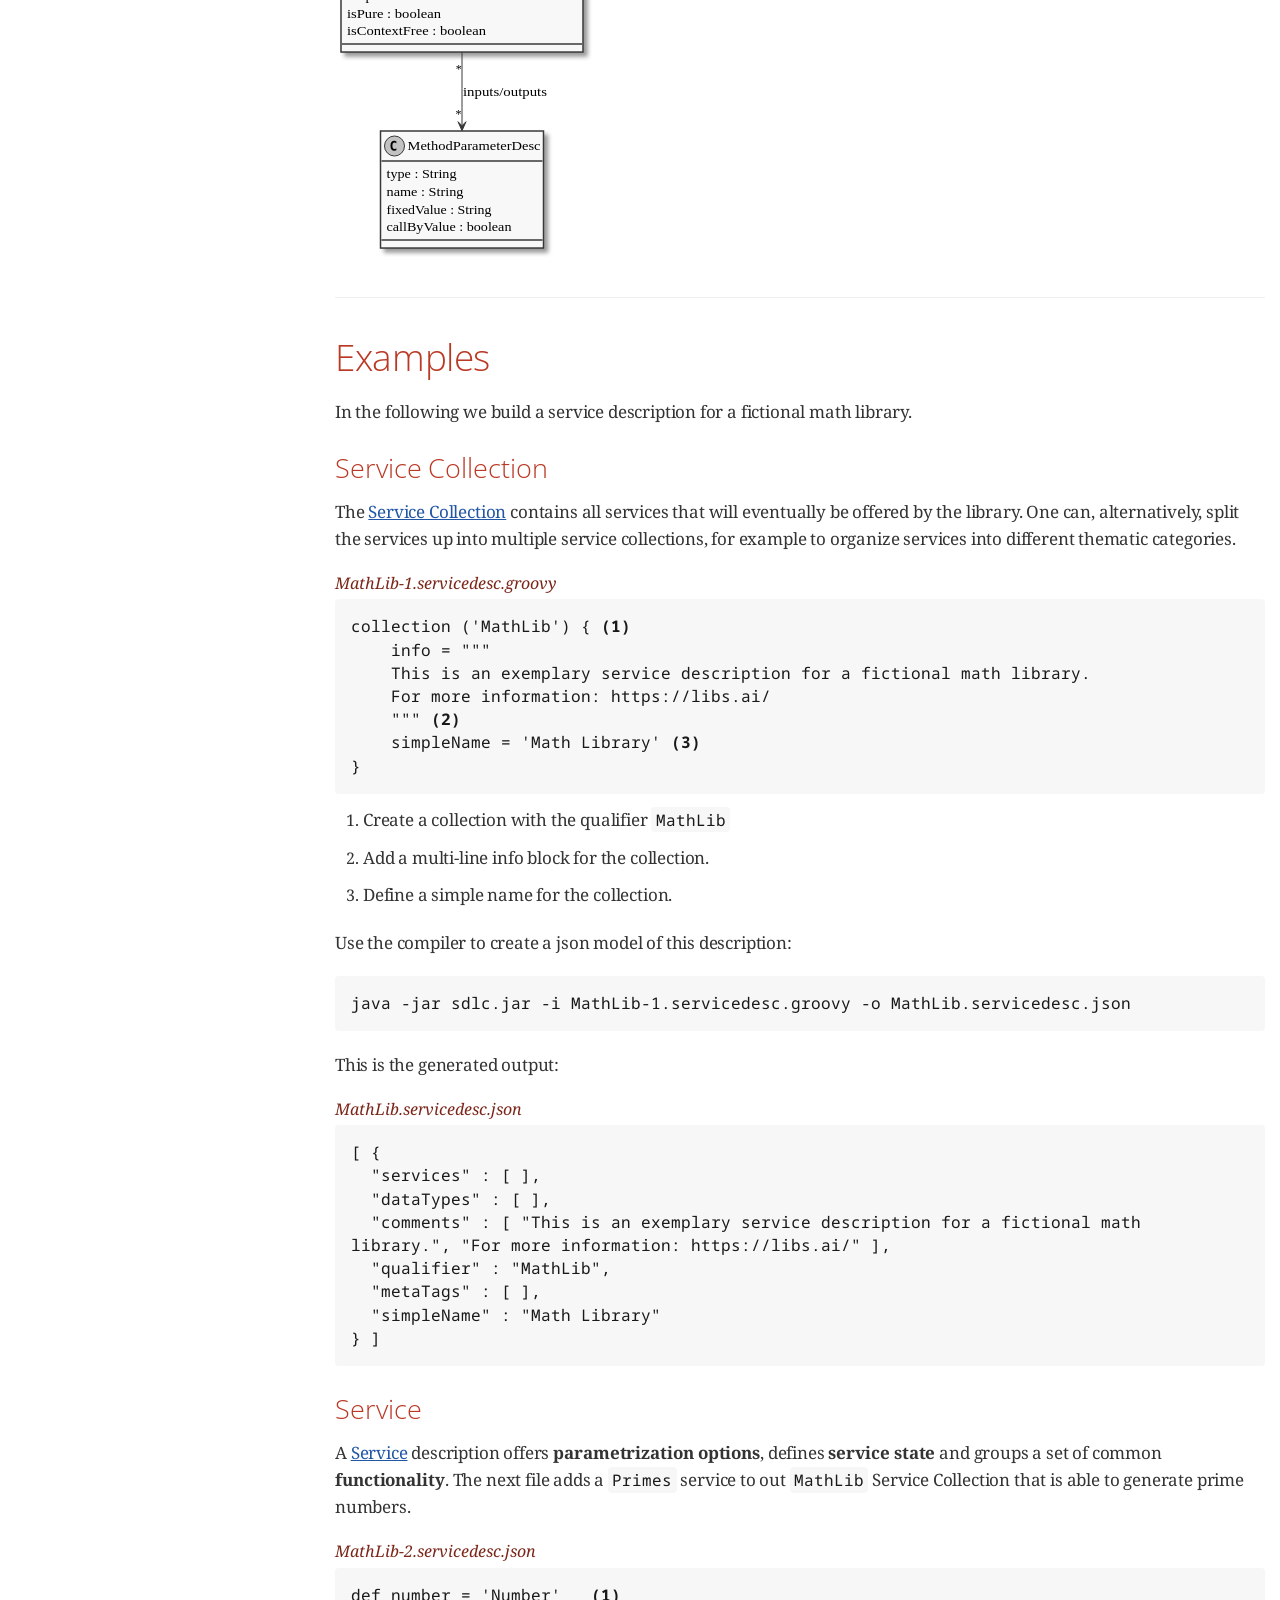
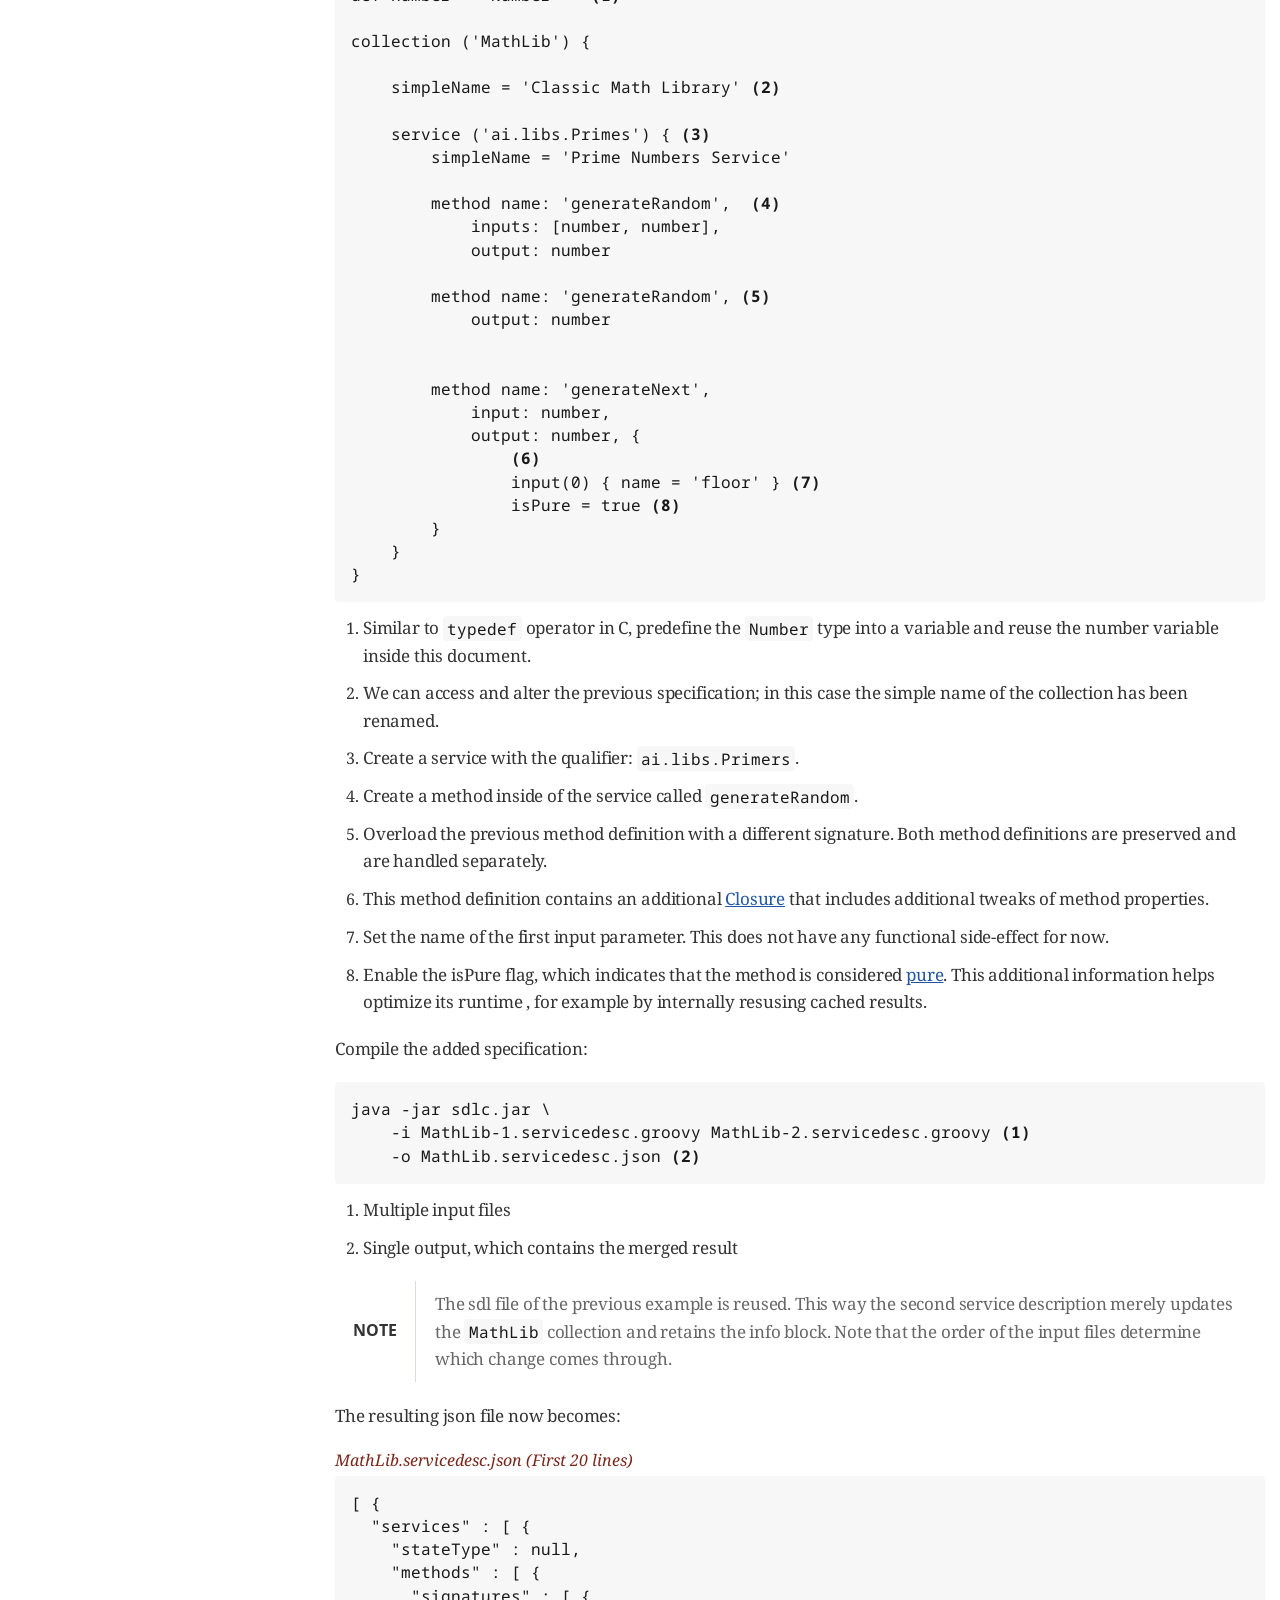
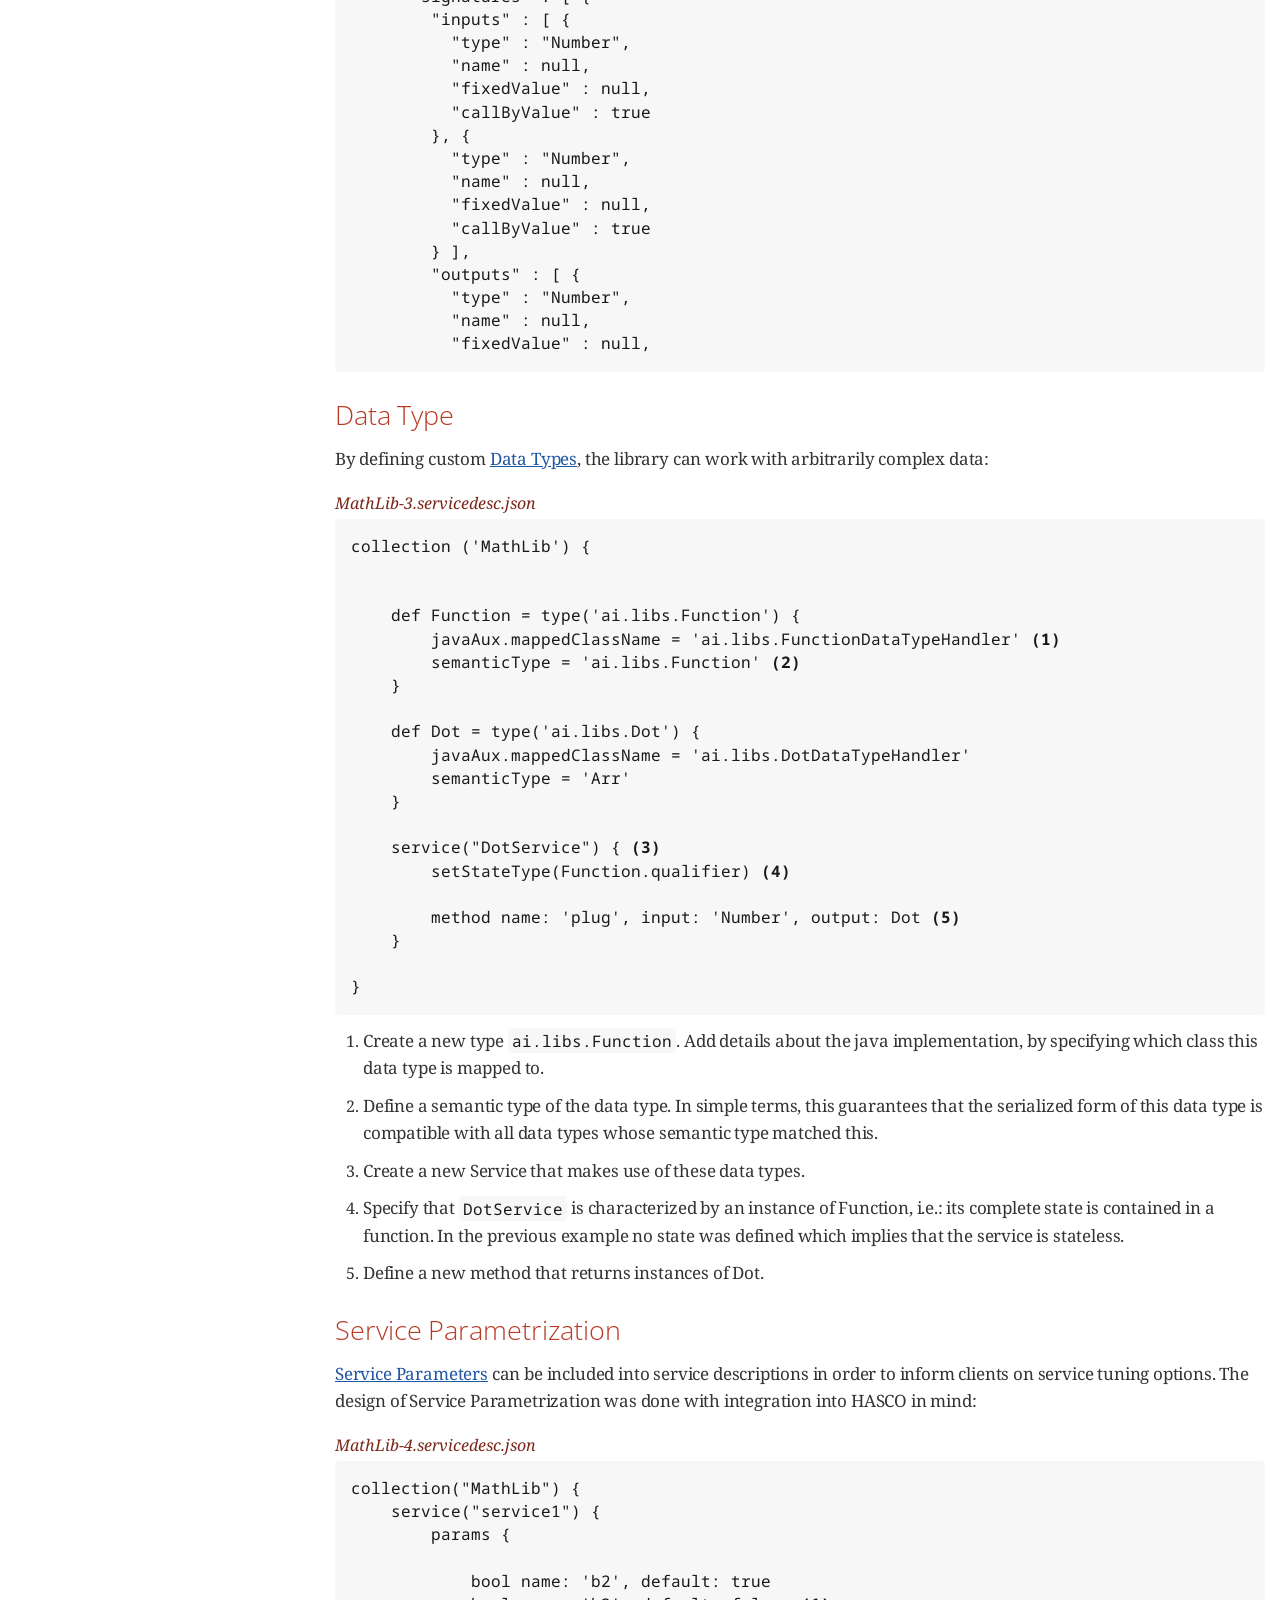
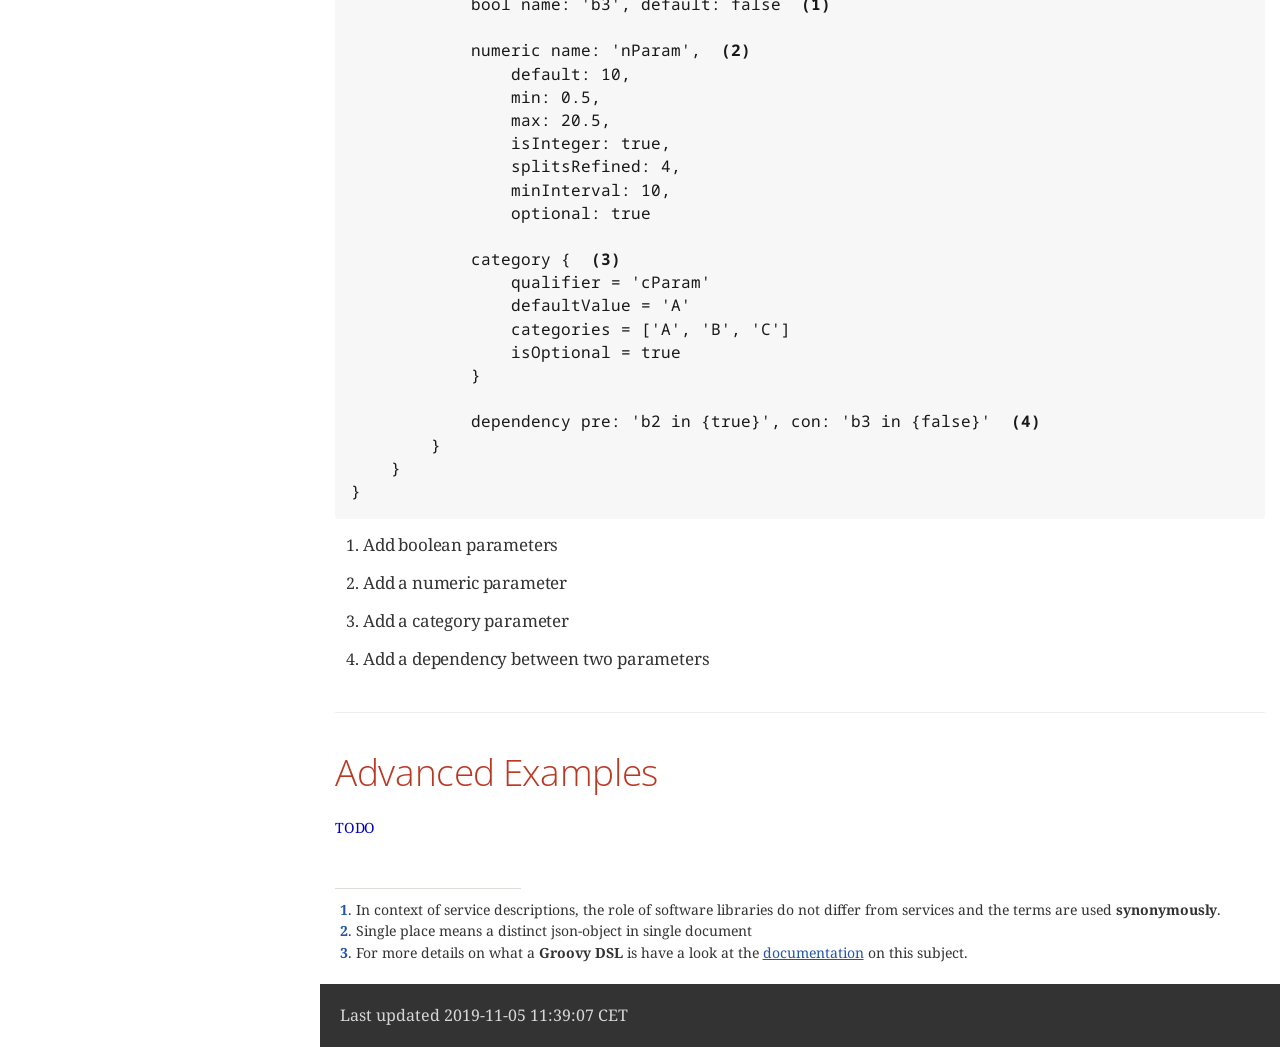
<file: service-descs.html>
<!DOCTYPE html>
<html lang="en">
<head>
<meta charset="UTF-8">
<!--[if IE]><meta http-equiv="X-UA-Compatible" content="IE=edge"><![endif]-->
<meta name="viewport" content="width=device-width, initial-scale=1.0">
<meta name="generator" content="Asciidoctor 1.5.5">
<meta name="author" content="SDL">
<title>Service Description Language</title>
<link rel="stylesheet" href="https://fonts.googleapis.com/css?family=Open+Sans:300,300italic,400,400italic,600,600italic%7CNoto+Serif:400,400italic,700,700italic%7CDroid+Sans+Mono:400,700">
<style>
/* Asciidoctor default stylesheet | MIT License | http://asciidoctor.org */
/* Remove comment around @import statement below when using as a custom stylesheet */
/*@import "https://fonts.googleapis.com/css?family=Open+Sans:300,300italic,400,400italic,600,600italic%7CNoto+Serif:400,400italic,700,700italic%7CDroid+Sans+Mono:400,700";*/
article,aside,details,figcaption,figure,footer,header,hgroup,main,nav,section,summary{display:block}
audio,canvas,video{display:inline-block}
audio:not([controls]){display:none;height:0}
[hidden],template{display:none}
script{display:none!important}
html{font-family:sans-serif;-ms-text-size-adjust:100%;-webkit-text-size-adjust:100%}
a{background:transparent}
a:focus{outline:thin dotted}
a:active,a:hover{outline:0}
h1{font-size:2em;margin:.67em 0}
abbr[title]{border-bottom:1px dotted}
b,strong{font-weight:bold}
dfn{font-style:italic}
hr{-moz-box-sizing:content-box;box-sizing:content-box;height:0}
mark{background:#ff0;color:#000}
code,kbd,pre,samp{font-family:monospace;font-size:1em}
pre{white-space:pre-wrap}
q{quotes:"\201C" "\201D" "\2018" "\2019"}
small{font-size:80%}
sub,sup{font-size:75%;line-height:0;position:relative;vertical-align:baseline}
sup{top:-.5em}
sub{bottom:-.25em}
img{border:0}
svg:not(:root){overflow:hidden}
figure{margin:0}
fieldset{border:1px solid silver;margin:0 2px;padding:.35em .625em .75em}
legend{border:0;padding:0}
button,input,select,textarea{font-family:inherit;font-size:100%;margin:0}
button,input{line-height:normal}
button,select{text-transform:none}
button,html input[type="button"],input[type="reset"],input[type="submit"]{-webkit-appearance:button;cursor:pointer}
button[disabled],html input[disabled]{cursor:default}
input[type="checkbox"],input[type="radio"]{box-sizing:border-box;padding:0}
input[type="search"]{-webkit-appearance:textfield;-moz-box-sizing:content-box;-webkit-box-sizing:content-box;box-sizing:content-box}
input[type="search"]::-webkit-search-cancel-button,input[type="search"]::-webkit-search-decoration{-webkit-appearance:none}
button::-moz-focus-inner,input::-moz-focus-inner{border:0;padding:0}
textarea{overflow:auto;vertical-align:top}
table{border-collapse:collapse;border-spacing:0}
*,*:before,*:after{-moz-box-sizing:border-box;-webkit-box-sizing:border-box;box-sizing:border-box}
html,body{font-size:100%}
body{background:#fff;color:rgba(0,0,0,.8);padding:0;margin:0;font-family:"Noto Serif","DejaVu Serif",serif;font-weight:400;font-style:normal;line-height:1;position:relative;cursor:auto;tab-size:4;-moz-osx-font-smoothing:grayscale;-webkit-font-smoothing:antialiased}
a:hover{cursor:pointer}
img,object,embed{max-width:100%;height:auto}
object,embed{height:100%}
img{-ms-interpolation-mode:bicubic}
.left{float:left!important}
.right{float:right!important}
.text-left{text-align:left!important}
.text-right{text-align:right!important}
.text-center{text-align:center!important}
.text-justify{text-align:justify!important}
.hide{display:none}
img,object,svg{display:inline-block;vertical-align:middle}
textarea{height:auto;min-height:50px}
select{width:100%}
.center{margin-left:auto;margin-right:auto}
.spread{width:100%}
p.lead,.paragraph.lead>p,#preamble>.sectionbody>.paragraph:first-of-type p{font-size:1.21875em;line-height:1.6}
.subheader,.admonitionblock td.content>.title,.audioblock>.title,.exampleblock>.title,.imageblock>.title,.listingblock>.title,.literalblock>.title,.stemblock>.title,.openblock>.title,.paragraph>.title,.quoteblock>.title,table.tableblock>.title,.verseblock>.title,.videoblock>.title,.dlist>.title,.olist>.title,.ulist>.title,.qlist>.title,.hdlist>.title{line-height:1.45;color:#7a2518;font-weight:400;margin-top:0;margin-bottom:.25em}
div,dl,dt,dd,ul,ol,li,h1,h2,h3,#toctitle,.sidebarblock>.content>.title,h4,h5,h6,pre,form,p,blockquote,th,td{margin:0;padding:0;direction:ltr}
a{color:#2156a5;text-decoration:underline;line-height:inherit}
a:hover,a:focus{color:#1d4b8f}
a img{border:none}
p{font-family:inherit;font-weight:400;font-size:1em;line-height:1.6;margin-bottom:1.25em;text-rendering:optimizeLegibility}
p aside{font-size:.875em;line-height:1.35;font-style:italic}
h1,h2,h3,#toctitle,.sidebarblock>.content>.title,h4,h5,h6{font-family:"Open Sans","DejaVu Sans",sans-serif;font-weight:300;font-style:normal;color:#ba3925;text-rendering:optimizeLegibility;margin-top:1em;margin-bottom:.5em;line-height:1.0125em}
h1 small,h2 small,h3 small,#toctitle small,.sidebarblock>.content>.title small,h4 small,h5 small,h6 small{font-size:60%;color:#e99b8f;line-height:0}
h1{font-size:2.125em}
h2{font-size:1.6875em}
h3,#toctitle,.sidebarblock>.content>.title{font-size:1.375em}
h4,h5{font-size:1.125em}
h6{font-size:1em}
hr{border:solid #ddddd8;border-width:1px 0 0;clear:both;margin:1.25em 0 1.1875em;height:0}
em,i{font-style:italic;line-height:inherit}
strong,b{font-weight:bold;line-height:inherit}
small{font-size:60%;line-height:inherit}
code{font-family:"Droid Sans Mono","DejaVu Sans Mono",monospace;font-weight:400;color:rgba(0,0,0,.9)}
ul,ol,dl{font-size:1em;line-height:1.6;margin-bottom:1.25em;list-style-position:outside;font-family:inherit}
ul,ol,ul.no-bullet,ol.no-bullet{margin-left:1.5em}
ul li ul,ul li ol{margin-left:1.25em;margin-bottom:0;font-size:1em}
ul.square li ul,ul.circle li ul,ul.disc li ul{list-style:inherit}
ul.square{list-style-type:square}
ul.circle{list-style-type:circle}
ul.disc{list-style-type:disc}
ul.no-bullet{list-style:none}
ol li ul,ol li ol{margin-left:1.25em;margin-bottom:0}
dl dt{margin-bottom:.3125em;font-weight:bold}
dl dd{margin-bottom:1.25em}
abbr,acronym{text-transform:uppercase;font-size:90%;color:rgba(0,0,0,.8);border-bottom:1px dotted #ddd;cursor:help}
abbr{text-transform:none}
blockquote{margin:0 0 1.25em;padding:.5625em 1.25em 0 1.1875em;border-left:1px solid #ddd}
blockquote cite{display:block;font-size:.9375em;color:rgba(0,0,0,.6)}
blockquote cite:before{content:"\2014 \0020"}
blockquote cite a,blockquote cite a:visited{color:rgba(0,0,0,.6)}
blockquote,blockquote p{line-height:1.6;color:rgba(0,0,0,.85)}
@media only screen and (min-width:768px){h1,h2,h3,#toctitle,.sidebarblock>.content>.title,h4,h5,h6{line-height:1.2}
h1{font-size:2.75em}
h2{font-size:2.3125em}
h3,#toctitle,.sidebarblock>.content>.title{font-size:1.6875em}
h4{font-size:1.4375em}}
table{background:#fff;margin-bottom:1.25em;border:solid 1px #dedede}
table thead,table tfoot{background:#f7f8f7;font-weight:bold}
table thead tr th,table thead tr td,table tfoot tr th,table tfoot tr td{padding:.5em .625em .625em;font-size:inherit;color:rgba(0,0,0,.8);text-align:left}
table tr th,table tr td{padding:.5625em .625em;font-size:inherit;color:rgba(0,0,0,.8)}
table tr.even,table tr.alt,table tr:nth-of-type(even){background:#f8f8f7}
table thead tr th,table tfoot tr th,table tbody tr td,table tr td,table tfoot tr td{display:table-cell;line-height:1.6}
h1,h2,h3,#toctitle,.sidebarblock>.content>.title,h4,h5,h6{line-height:1.2;word-spacing:-.05em}
h1 strong,h2 strong,h3 strong,#toctitle strong,.sidebarblock>.content>.title strong,h4 strong,h5 strong,h6 strong{font-weight:400}
.clearfix:before,.clearfix:after,.float-group:before,.float-group:after{content:" ";display:table}
.clearfix:after,.float-group:after{clear:both}
*:not(pre)>code{font-size:.9375em;font-style:normal!important;letter-spacing:0;padding:.1em .5ex;word-spacing:-.15em;background-color:#f7f7f8;-webkit-border-radius:4px;border-radius:4px;line-height:1.45;text-rendering:optimizeSpeed;word-wrap:break-word}
*:not(pre)>code.nobreak{word-wrap:normal}
*:not(pre)>code.nowrap{white-space:nowrap}
pre,pre>code{line-height:1.45;color:rgba(0,0,0,.9);font-family:"Droid Sans Mono","DejaVu Sans Mono",monospace;font-weight:400;text-rendering:optimizeSpeed}
em em{font-style:normal}
strong strong{font-weight:400}
.keyseq{color:rgba(51,51,51,.8)}
kbd{font-family:"Droid Sans Mono","DejaVu Sans Mono",monospace;display:inline-block;color:rgba(0,0,0,.8);font-size:.65em;line-height:1.45;background-color:#f7f7f7;border:1px solid #ccc;-webkit-border-radius:3px;border-radius:3px;-webkit-box-shadow:0 1px 0 rgba(0,0,0,.2),0 0 0 .1em white inset;box-shadow:0 1px 0 rgba(0,0,0,.2),0 0 0 .1em #fff inset;margin:0 .15em;padding:.2em .5em;vertical-align:middle;position:relative;top:-.1em;white-space:nowrap}
.keyseq kbd:first-child{margin-left:0}
.keyseq kbd:last-child{margin-right:0}
.menuseq,.menu{color:rgba(0,0,0,.8)}
b.button:before,b.button:after{position:relative;top:-1px;font-weight:400}
b.button:before{content:"[";padding:0 3px 0 2px}
b.button:after{content:"]";padding:0 2px 0 3px}
p a>code:hover{color:rgba(0,0,0,.9)}
#header,#content,#footnotes,#footer{width:100%;margin-left:auto;margin-right:auto;margin-top:0;margin-bottom:0;max-width:62.5em;*zoom:1;position:relative;padding-left:.9375em;padding-right:.9375em}
#header:before,#header:after,#content:before,#content:after,#footnotes:before,#footnotes:after,#footer:before,#footer:after{content:" ";display:table}
#header:after,#content:after,#footnotes:after,#footer:after{clear:both}
#content{margin-top:1.25em}
#content:before{content:none}
#header>h1:first-child{color:rgba(0,0,0,.85);margin-top:2.25rem;margin-bottom:0}
#header>h1:first-child+#toc{margin-top:8px;border-top:1px solid #ddddd8}
#header>h1:only-child,body.toc2 #header>h1:nth-last-child(2){border-bottom:1px solid #ddddd8;padding-bottom:8px}
#header .details{border-bottom:1px solid #ddddd8;line-height:1.45;padding-top:.25em;padding-bottom:.25em;padding-left:.25em;color:rgba(0,0,0,.6);display:-ms-flexbox;display:-webkit-flex;display:flex;-ms-flex-flow:row wrap;-webkit-flex-flow:row wrap;flex-flow:row wrap}
#header .details span:first-child{margin-left:-.125em}
#header .details span.email a{color:rgba(0,0,0,.85)}
#header .details br{display:none}
#header .details br+span:before{content:"\00a0\2013\00a0"}
#header .details br+span.author:before{content:"\00a0\22c5\00a0";color:rgba(0,0,0,.85)}
#header .details br+span#revremark:before{content:"\00a0|\00a0"}
#header #revnumber{text-transform:capitalize}
#header #revnumber:after{content:"\00a0"}
#content>h1:first-child:not([class]){color:rgba(0,0,0,.85);border-bottom:1px solid #ddddd8;padding-bottom:8px;margin-top:0;padding-top:1rem;margin-bottom:1.25rem}
#toc{border-bottom:1px solid #efefed;padding-bottom:.5em}
#toc>ul{margin-left:.125em}
#toc ul.sectlevel0>li>a{font-style:italic}
#toc ul.sectlevel0 ul.sectlevel1{margin:.5em 0}
#toc ul{font-family:"Open Sans","DejaVu Sans",sans-serif;list-style-type:none}
#toc li{line-height:1.3334;margin-top:.3334em}
#toc a{text-decoration:none}
#toc a:active{text-decoration:underline}
#toctitle{color:#7a2518;font-size:1.2em}
@media only screen and (min-width:768px){#toctitle{font-size:1.375em}
body.toc2{padding-left:15em;padding-right:0}
#toc.toc2{margin-top:0!important;background-color:#f8f8f7;position:fixed;width:15em;left:0;top:0;border-right:1px solid #efefed;border-top-width:0!important;border-bottom-width:0!important;z-index:1000;padding:1.25em 1em;height:100%;overflow:auto}
#toc.toc2 #toctitle{margin-top:0;margin-bottom:.8rem;font-size:1.2em}
#toc.toc2>ul{font-size:.9em;margin-bottom:0}
#toc.toc2 ul ul{margin-left:0;padding-left:1em}
#toc.toc2 ul.sectlevel0 ul.sectlevel1{padding-left:0;margin-top:.5em;margin-bottom:.5em}
body.toc2.toc-right{padding-left:0;padding-right:15em}
body.toc2.toc-right #toc.toc2{border-right-width:0;border-left:1px solid #efefed;left:auto;right:0}}
@media only screen and (min-width:1280px){body.toc2{padding-left:20em;padding-right:0}
#toc.toc2{width:20em}
#toc.toc2 #toctitle{font-size:1.375em}
#toc.toc2>ul{font-size:.95em}
#toc.toc2 ul ul{padding-left:1.25em}
body.toc2.toc-right{padding-left:0;padding-right:20em}}
#content #toc{border-style:solid;border-width:1px;border-color:#e0e0dc;margin-bottom:1.25em;padding:1.25em;background:#f8f8f7;-webkit-border-radius:4px;border-radius:4px}
#content #toc>:first-child{margin-top:0}
#content #toc>:last-child{margin-bottom:0}
#footer{max-width:100%;background-color:rgba(0,0,0,.8);padding:1.25em}
#footer-text{color:rgba(255,255,255,.8);line-height:1.44}
.sect1{padding-bottom:.625em}
@media only screen and (min-width:768px){.sect1{padding-bottom:1.25em}}
.sect1+.sect1{border-top:1px solid #efefed}
#content h1>a.anchor,h2>a.anchor,h3>a.anchor,#toctitle>a.anchor,.sidebarblock>.content>.title>a.anchor,h4>a.anchor,h5>a.anchor,h6>a.anchor{position:absolute;z-index:1001;width:1.5ex;margin-left:-1.5ex;display:block;text-decoration:none!important;visibility:hidden;text-align:center;font-weight:400}
#content h1>a.anchor:before,h2>a.anchor:before,h3>a.anchor:before,#toctitle>a.anchor:before,.sidebarblock>.content>.title>a.anchor:before,h4>a.anchor:before,h5>a.anchor:before,h6>a.anchor:before{content:"\00A7";font-size:.85em;display:block;padding-top:.1em}
#content h1:hover>a.anchor,#content h1>a.anchor:hover,h2:hover>a.anchor,h2>a.anchor:hover,h3:hover>a.anchor,#toctitle:hover>a.anchor,.sidebarblock>.content>.title:hover>a.anchor,h3>a.anchor:hover,#toctitle>a.anchor:hover,.sidebarblock>.content>.title>a.anchor:hover,h4:hover>a.anchor,h4>a.anchor:hover,h5:hover>a.anchor,h5>a.anchor:hover,h6:hover>a.anchor,h6>a.anchor:hover{visibility:visible}
#content h1>a.link,h2>a.link,h3>a.link,#toctitle>a.link,.sidebarblock>.content>.title>a.link,h4>a.link,h5>a.link,h6>a.link{color:#ba3925;text-decoration:none}
#content h1>a.link:hover,h2>a.link:hover,h3>a.link:hover,#toctitle>a.link:hover,.sidebarblock>.content>.title>a.link:hover,h4>a.link:hover,h5>a.link:hover,h6>a.link:hover{color:#a53221}
.audioblock,.imageblock,.literalblock,.listingblock,.stemblock,.videoblock{margin-bottom:1.25em}
.admonitionblock td.content>.title,.audioblock>.title,.exampleblock>.title,.imageblock>.title,.listingblock>.title,.literalblock>.title,.stemblock>.title,.openblock>.title,.paragraph>.title,.quoteblock>.title,table.tableblock>.title,.verseblock>.title,.videoblock>.title,.dlist>.title,.olist>.title,.ulist>.title,.qlist>.title,.hdlist>.title{text-rendering:optimizeLegibility;text-align:left;font-family:"Noto Serif","DejaVu Serif",serif;font-size:1rem;font-style:italic}
table.tableblock>caption.title{white-space:nowrap;overflow:visible;max-width:0}
.paragraph.lead>p,#preamble>.sectionbody>.paragraph:first-of-type p{color:rgba(0,0,0,.85)}
table.tableblock #preamble>.sectionbody>.paragraph:first-of-type p{font-size:inherit}
.admonitionblock>table{border-collapse:separate;border:0;background:none;width:100%}
.admonitionblock>table td.icon{text-align:center;width:80px}
.admonitionblock>table td.icon img{max-width:none}
.admonitionblock>table td.icon .title{font-weight:bold;font-family:"Open Sans","DejaVu Sans",sans-serif;text-transform:uppercase}
.admonitionblock>table td.content{padding-left:1.125em;padding-right:1.25em;border-left:1px solid #ddddd8;color:rgba(0,0,0,.6)}
.admonitionblock>table td.content>:last-child>:last-child{margin-bottom:0}
.exampleblock>.content{border-style:solid;border-width:1px;border-color:#e6e6e6;margin-bottom:1.25em;padding:1.25em;background:#fff;-webkit-border-radius:4px;border-radius:4px}
.exampleblock>.content>:first-child{margin-top:0}
.exampleblock>.content>:last-child{margin-bottom:0}
.sidebarblock{border-style:solid;border-width:1px;border-color:#e0e0dc;margin-bottom:1.25em;padding:1.25em;background:#f8f8f7;-webkit-border-radius:4px;border-radius:4px}
.sidebarblock>:first-child{margin-top:0}
.sidebarblock>:last-child{margin-bottom:0}
.sidebarblock>.content>.title{color:#7a2518;margin-top:0;text-align:center}
.exampleblock>.content>:last-child>:last-child,.exampleblock>.content .olist>ol>li:last-child>:last-child,.exampleblock>.content .ulist>ul>li:last-child>:last-child,.exampleblock>.content .qlist>ol>li:last-child>:last-child,.sidebarblock>.content>:last-child>:last-child,.sidebarblock>.content .olist>ol>li:last-child>:last-child,.sidebarblock>.content .ulist>ul>li:last-child>:last-child,.sidebarblock>.content .qlist>ol>li:last-child>:last-child{margin-bottom:0}
.literalblock pre,.listingblock pre:not(.highlight),.listingblock pre[class="highlight"],.listingblock pre[class^="highlight "],.listingblock pre.CodeRay,.listingblock pre.prettyprint{background:#f7f7f8}
.sidebarblock .literalblock pre,.sidebarblock .listingblock pre:not(.highlight),.sidebarblock .listingblock pre[class="highlight"],.sidebarblock .listingblock pre[class^="highlight "],.sidebarblock .listingblock pre.CodeRay,.sidebarblock .listingblock pre.prettyprint{background:#f2f1f1}
.literalblock pre,.literalblock pre[class],.listingblock pre,.listingblock pre[class]{-webkit-border-radius:4px;border-radius:4px;word-wrap:break-word;padding:1em;font-size:.8125em}
.literalblock pre.nowrap,.literalblock pre[class].nowrap,.listingblock pre.nowrap,.listingblock pre[class].nowrap{overflow-x:auto;white-space:pre;word-wrap:normal}
@media only screen and (min-width:768px){.literalblock pre,.literalblock pre[class],.listingblock pre,.listingblock pre[class]{font-size:.90625em}}
@media only screen and (min-width:1280px){.literalblock pre,.literalblock pre[class],.listingblock pre,.listingblock pre[class]{font-size:1em}}
.literalblock.output pre{color:#f7f7f8;background-color:rgba(0,0,0,.9)}
.listingblock pre.highlightjs{padding:0}
.listingblock pre.highlightjs>code{padding:1em;-webkit-border-radius:4px;border-radius:4px}
.listingblock pre.prettyprint{border-width:0}
.listingblock>.content{position:relative}
.listingblock code[data-lang]:before{display:none;content:attr(data-lang);position:absolute;font-size:.75em;top:.425rem;right:.5rem;line-height:1;text-transform:uppercase;color:#999}
.listingblock:hover code[data-lang]:before{display:block}
.listingblock.terminal pre .command:before{content:attr(data-prompt);padding-right:.5em;color:#999}
.listingblock.terminal pre .command:not([data-prompt]):before{content:"$"}
table.pyhltable{border-collapse:separate;border:0;margin-bottom:0;background:none}
table.pyhltable td{vertical-align:top;padding-top:0;padding-bottom:0;line-height:1.45}
table.pyhltable td.code{padding-left:.75em;padding-right:0}
pre.pygments .lineno,table.pyhltable td:not(.code){color:#999;padding-left:0;padding-right:.5em;border-right:1px solid #ddddd8}
pre.pygments .lineno{display:inline-block;margin-right:.25em}
table.pyhltable .linenodiv{background:none!important;padding-right:0!important}
.quoteblock{margin:0 1em 1.25em 1.5em;display:table}
.quoteblock>.title{margin-left:-1.5em;margin-bottom:.75em}
.quoteblock blockquote,.quoteblock blockquote p{color:rgba(0,0,0,.85);font-size:1.15rem;line-height:1.75;word-spacing:.1em;letter-spacing:0;font-style:italic;text-align:justify}
.quoteblock blockquote{margin:0;padding:0;border:0}
.quoteblock blockquote:before{content:"\201c";float:left;font-size:2.75em;font-weight:bold;line-height:.6em;margin-left:-.6em;color:#7a2518;text-shadow:0 1px 2px rgba(0,0,0,.1)}
.quoteblock blockquote>.paragraph:last-child p{margin-bottom:0}
.quoteblock .attribution{margin-top:.5em;margin-right:.5ex;text-align:right}
.quoteblock .quoteblock{margin-left:0;margin-right:0;padding:.5em 0;border-left:3px solid rgba(0,0,0,.6)}
.quoteblock .quoteblock blockquote{padding:0 0 0 .75em}
.quoteblock .quoteblock blockquote:before{display:none}
.verseblock{margin:0 1em 1.25em 1em}
.verseblock pre{font-family:"Open Sans","DejaVu Sans",sans;font-size:1.15rem;color:rgba(0,0,0,.85);font-weight:300;text-rendering:optimizeLegibility}
.verseblock pre strong{font-weight:400}
.verseblock .attribution{margin-top:1.25rem;margin-left:.5ex}
.quoteblock .attribution,.verseblock .attribution{font-size:.9375em;line-height:1.45;font-style:italic}
.quoteblock .attribution br,.verseblock .attribution br{display:none}
.quoteblock .attribution cite,.verseblock .attribution cite{display:block;letter-spacing:-.025em;color:rgba(0,0,0,.6)}
.quoteblock.abstract{margin:0 0 1.25em 0;display:block}
.quoteblock.abstract blockquote,.quoteblock.abstract blockquote p{text-align:left;word-spacing:0}
.quoteblock.abstract blockquote:before,.quoteblock.abstract blockquote p:first-of-type:before{display:none}
table.tableblock{max-width:100%;border-collapse:separate}
table.tableblock td>.paragraph:last-child p>p:last-child,table.tableblock th>p:last-child,table.tableblock td>p:last-child{margin-bottom:0}
table.tableblock,th.tableblock,td.tableblock{border:0 solid #dedede}
table.grid-all th.tableblock,table.grid-all td.tableblock{border-width:0 1px 1px 0}
table.grid-all tfoot>tr>th.tableblock,table.grid-all tfoot>tr>td.tableblock{border-width:1px 1px 0 0}
table.grid-cols th.tableblock,table.grid-cols td.tableblock{border-width:0 1px 0 0}
table.grid-all *>tr>.tableblock:last-child,table.grid-cols *>tr>.tableblock:last-child{border-right-width:0}
table.grid-rows th.tableblock,table.grid-rows td.tableblock{border-width:0 0 1px 0}
table.grid-all tbody>tr:last-child>th.tableblock,table.grid-all tbody>tr:last-child>td.tableblock,table.grid-all thead:last-child>tr>th.tableblock,table.grid-rows tbody>tr:last-child>th.tableblock,table.grid-rows tbody>tr:last-child>td.tableblock,table.grid-rows thead:last-child>tr>th.tableblock{border-bottom-width:0}
table.grid-rows tfoot>tr>th.tableblock,table.grid-rows tfoot>tr>td.tableblock{border-width:1px 0 0 0}
table.frame-all{border-width:1px}
table.frame-sides{border-width:0 1px}
table.frame-topbot{border-width:1px 0}
th.halign-left,td.halign-left{text-align:left}
th.halign-right,td.halign-right{text-align:right}
th.halign-center,td.halign-center{text-align:center}
th.valign-top,td.valign-top{vertical-align:top}
th.valign-bottom,td.valign-bottom{vertical-align:bottom}
th.valign-middle,td.valign-middle{vertical-align:middle}
table thead th,table tfoot th{font-weight:bold}
tbody tr th{display:table-cell;line-height:1.6;background:#f7f8f7}
tbody tr th,tbody tr th p,tfoot tr th,tfoot tr th p{color:rgba(0,0,0,.8);font-weight:bold}
p.tableblock>code:only-child{background:none;padding:0}
p.tableblock{font-size:1em}
td>div.verse{white-space:pre}
ol{margin-left:1.75em}
ul li ol{margin-left:1.5em}
dl dd{margin-left:1.125em}
dl dd:last-child,dl dd:last-child>:last-child{margin-bottom:0}
ol>li p,ul>li p,ul dd,ol dd,.olist .olist,.ulist .ulist,.ulist .olist,.olist .ulist{margin-bottom:.625em}
ul.unstyled,ol.unnumbered,ul.checklist,ul.none{list-style-type:none}
ul.unstyled,ol.unnumbered,ul.checklist{margin-left:.625em}
ul.checklist li>p:first-child>.fa-square-o:first-child,ul.checklist li>p:first-child>.fa-check-square-o:first-child{width:1em;font-size:.85em}
ul.checklist li>p:first-child>input[type="checkbox"]:first-child{width:1em;position:relative;top:1px}
ul.inline{margin:0 auto .625em auto;margin-left:-1.375em;margin-right:0;padding:0;list-style:none;overflow:hidden}
ul.inline>li{list-style:none;float:left;margin-left:1.375em;display:block}
ul.inline>li>*{display:block}
.unstyled dl dt{font-weight:400;font-style:normal}
ol.arabic{list-style-type:decimal}
ol.decimal{list-style-type:decimal-leading-zero}
ol.loweralpha{list-style-type:lower-alpha}
ol.upperalpha{list-style-type:upper-alpha}
ol.lowerroman{list-style-type:lower-roman}
ol.upperroman{list-style-type:upper-roman}
ol.lowergreek{list-style-type:lower-greek}
.hdlist>table,.colist>table{border:0;background:none}
.hdlist>table>tbody>tr,.colist>table>tbody>tr{background:none}
td.hdlist1,td.hdlist2{vertical-align:top;padding:0 .625em}
td.hdlist1{font-weight:bold;padding-bottom:1.25em}
.literalblock+.colist,.listingblock+.colist{margin-top:-.5em}
.colist>table tr>td:first-of-type{padding:0 .75em;line-height:1}
.colist>table tr>td:last-of-type{padding:.25em 0}
.thumb,.th{line-height:0;display:inline-block;border:solid 4px #fff;-webkit-box-shadow:0 0 0 1px #ddd;box-shadow:0 0 0 1px #ddd}
.imageblock.left,.imageblock[style*="float: left"]{margin:.25em .625em 1.25em 0}
.imageblock.right,.imageblock[style*="float: right"]{margin:.25em 0 1.25em .625em}
.imageblock>.title{margin-bottom:0}
.imageblock.thumb,.imageblock.th{border-width:6px}
.imageblock.thumb>.title,.imageblock.th>.title{padding:0 .125em}
.image.left,.image.right{margin-top:.25em;margin-bottom:.25em;display:inline-block;line-height:0}
.image.left{margin-right:.625em}
.image.right{margin-left:.625em}
a.image{text-decoration:none;display:inline-block}
a.image object{pointer-events:none}
sup.footnote,sup.footnoteref{font-size:.875em;position:static;vertical-align:super}
sup.footnote a,sup.footnoteref a{text-decoration:none}
sup.footnote a:active,sup.footnoteref a:active{text-decoration:underline}
#footnotes{padding-top:.75em;padding-bottom:.75em;margin-bottom:.625em}
#footnotes hr{width:20%;min-width:6.25em;margin:-.25em 0 .75em 0;border-width:1px 0 0 0}
#footnotes .footnote{padding:0 .375em 0 .225em;line-height:1.3334;font-size:.875em;margin-left:1.2em;text-indent:-1.05em;margin-bottom:.2em}
#footnotes .footnote a:first-of-type{font-weight:bold;text-decoration:none}
#footnotes .footnote:last-of-type{margin-bottom:0}
#content #footnotes{margin-top:-.625em;margin-bottom:0;padding:.75em 0}
.gist .file-data>table{border:0;background:#fff;width:100%;margin-bottom:0}
.gist .file-data>table td.line-data{width:99%}
div.unbreakable{page-break-inside:avoid}
.big{font-size:larger}
.small{font-size:smaller}
.underline{text-decoration:underline}
.overline{text-decoration:overline}
.line-through{text-decoration:line-through}
.aqua{color:#00bfbf}
.aqua-background{background-color:#00fafa}
.black{color:#000}
.black-background{background-color:#000}
.blue{color:#0000bf}
.blue-background{background-color:#0000fa}
.fuchsia{color:#bf00bf}
.fuchsia-background{background-color:#fa00fa}
.gray{color:#606060}
.gray-background{background-color:#7d7d7d}
.green{color:#006000}
.green-background{background-color:#007d00}
.lime{color:#00bf00}
.lime-background{background-color:#00fa00}
.maroon{color:#600000}
.maroon-background{background-color:#7d0000}
.navy{color:#000060}
.navy-background{background-color:#00007d}
.olive{color:#606000}
.olive-background{background-color:#7d7d00}
.purple{color:#600060}
.purple-background{background-color:#7d007d}
.red{color:#bf0000}
.red-background{background-color:#fa0000}
.silver{color:#909090}
.silver-background{background-color:#bcbcbc}
.teal{color:#006060}
.teal-background{background-color:#007d7d}
.white{color:#bfbfbf}
.white-background{background-color:#fafafa}
.yellow{color:#bfbf00}
.yellow-background{background-color:#fafa00}
span.icon>.fa{cursor:default}
.admonitionblock td.icon [class^="fa icon-"]{font-size:2.5em;text-shadow:1px 1px 2px rgba(0,0,0,.5);cursor:default}
.admonitionblock td.icon .icon-note:before{content:"\f05a";color:#19407c}
.admonitionblock td.icon .icon-tip:before{content:"\f0eb";text-shadow:1px 1px 2px rgba(155,155,0,.8);color:#111}
.admonitionblock td.icon .icon-warning:before{content:"\f071";color:#bf6900}
.admonitionblock td.icon .icon-caution:before{content:"\f06d";color:#bf3400}
.admonitionblock td.icon .icon-important:before{content:"\f06a";color:#bf0000}
.conum[data-value]{display:inline-block;color:#fff!important;background-color:rgba(0,0,0,.8);-webkit-border-radius:100px;border-radius:100px;text-align:center;font-size:.75em;width:1.67em;height:1.67em;line-height:1.67em;font-family:"Open Sans","DejaVu Sans",sans-serif;font-style:normal;font-weight:bold}
.conum[data-value] *{color:#fff!important}
.conum[data-value]+b{display:none}
.conum[data-value]:after{content:attr(data-value)}
pre .conum[data-value]{position:relative;top:-.125em}
b.conum *{color:inherit!important}
.conum:not([data-value]):empty{display:none}
dt,th.tableblock,td.content,div.footnote{text-rendering:optimizeLegibility}
h1,h2,p,td.content,span.alt{letter-spacing:-.01em}
p strong,td.content strong,div.footnote strong{letter-spacing:-.005em}
p,blockquote,dt,td.content,span.alt{font-size:1.0625rem}
p{margin-bottom:1.25rem}
.sidebarblock p,.sidebarblock dt,.sidebarblock td.content,p.tableblock{font-size:1em}
.exampleblock>.content{background-color:#fffef7;border-color:#e0e0dc;-webkit-box-shadow:0 1px 4px #e0e0dc;box-shadow:0 1px 4px #e0e0dc}
.print-only{display:none!important}
@media print{@page{margin:1.25cm .75cm}
*{-webkit-box-shadow:none!important;box-shadow:none!important;text-shadow:none!important}
a{color:inherit!important;text-decoration:underline!important}
a.bare,a[href^="#"],a[href^="mailto:"]{text-decoration:none!important}
a[href^="http:"]:not(.bare):after,a[href^="https:"]:not(.bare):after{content:"(" attr(href) ")";display:inline-block;font-size:.875em;padding-left:.25em}
abbr[title]:after{content:" (" attr(title) ")"}
pre,blockquote,tr,img,object,svg{page-break-inside:avoid}
thead{display:table-header-group}
svg{max-width:100%}
p,blockquote,dt,td.content{font-size:1em;orphans:3;widows:3}
h2,h3,#toctitle,.sidebarblock>.content>.title{page-break-after:avoid}
#toc,.sidebarblock,.exampleblock>.content{background:none!important}
#toc{border-bottom:1px solid #ddddd8!important;padding-bottom:0!important}
.sect1{padding-bottom:0!important}
.sect1+.sect1{border:0!important}
#header>h1:first-child{margin-top:1.25rem}
body.book #header{text-align:center}
body.book #header>h1:first-child{border:0!important;margin:2.5em 0 1em 0}
body.book #header .details{border:0!important;display:block;padding:0!important}
body.book #header .details span:first-child{margin-left:0!important}
body.book #header .details br{display:block}
body.book #header .details br+span:before{content:none!important}
body.book #toc{border:0!important;text-align:left!important;padding:0!important;margin:0!important}
body.book #toc,body.book #preamble,body.book h1.sect0,body.book .sect1>h2{page-break-before:always}
.listingblock code[data-lang]:before{display:block}
#footer{background:none!important;padding:0 .9375em}
#footer-text{color:rgba(0,0,0,.6)!important;font-size:.9em}
.hide-on-print{display:none!important}
.print-only{display:block!important}
.hide-for-print{display:none!important}
.show-for-print{display:inherit!important}}
</style>
</head>
<body class="article toc2 toc-left">
<div id="header">
<h1>Service Description Language</h1>
<div class="details">
<span id="author" class="author">SDL</span><br>
</div>
<div id="toc" class="toc2">
<div id="toctitle">Table of Contents</div>
<ul class="sectlevel1">
<li><a href="#_what_is_a_service_description">What is a service description?</a></li>
<li><a href="#_why_a_domain_specific_language">Why a domain specific language?</a></li>
<li><a href="#_usage">Usage</a>
<ul class="sectlevel2">
<li><a href="#_the_big_picture">The Big Picture</a></li>
<li><a href="#_sdl_compiler">SDL Compiler</a></li>
<li><a href="#_sdl_gradle_project">SDL Gradle Project</a></li>
</ul>
</li>
<li><a href="#_object_model_class_diagram">Object Model Class Diagram</a></li>
<li><a href="#_examples">Examples</a>
<ul class="sectlevel2">
<li><a href="#_service_collection">Service Collection</a></li>
<li><a href="#_service">Service</a></li>
<li><a href="#_data_type">Data Type</a></li>
<li><a href="#_service_parametrization">Service Parametrization</a></li>
</ul>
</li>
<li><a href="#_advanced_examples">Advanced Examples</a></li>
</ul>
</div>
</div>
<div id="content">
<div id="preamble">
<div class="sectionbody">
<div class="paragraph">
<p>This document contains a user guide for creating and managing service descriptions. For the development guide, see: <span class="small blue">TODO</span>.</p>
</div>
</div>
</div>
<div class="sect1">
<h2 id="_what_is_a_service_description">What is a service description?</h2>
<div class="sectionbody">
<div class="paragraph">
<p>A service description is an object graph that contains meta-information about a <strong>software library</strong>.
It <strong>describes</strong> how to deploy, configure, run and compose its functionality.
Given this meta-data, the library seamlessly <strong>integrates</strong> into the SEDE-Framework and its units of functionality can be offered as a <strong>set of services</strong>.</p>
</div>
</div>
</div>
<div class="sect1">
<h2 id="_why_a_domain_specific_language">Why a domain specific language?</h2>
<div class="sectionbody">
<div class="paragraph">
<p>Previously, services
<sup class="footnote">[<a id="_footnoteref_1" class="footnote" href="#_footnote_1" title="View footnote.">1</a>]</sup>
were specified by painstakingly creating  <a href="https://github.com/fmohr/SEDE.services/blob/master/weka.ml/src/main/resources/config/weka-ml-classifiers-classconf.json">large class-config files</a>.
The advantage of having a simple json-format was neutralized by numerous down sides:</p>
</div>
<div class="ulist">
<ul>
<li>
<p>For one, these files were barely human readable. After a few iteration of feature-sets being added to the specification of services, the json-format could not contain the load of information in a <strong>concise manner</strong>.</p>
</li>
<li>
<p>Additionally, seemingly small <strong>changes</strong> to a subset of the services, like a method name change, had to be done with small python scripts, search and replaces or even manual labor; bringing careless mistakes and human errors with it.</p>
</li>
<li>
<p>Finally, all aspects of the specification of each service had to be defined in a single place <sup class="footnote">[<a id="_footnoteref_2" class="footnote" href="#_footnote_2" title="View footnote.">2</a>]</sup>. Any <strong>additional</strong> information about an already specified service did not <strong>accumulate with the rest</strong> but instead overwrote the previous specification.</p>
</li>
</ul>
</div>
<div class="paragraph">
<p>To overcome these problems, we decided to introduce a thin layer of logic on top of the <a href="https://github.com/fmohr/SEDE/tree/dev/docs/SEDE.core/servicedesc/"><strong>object models</strong> of service descriptions</a>.
This was done by implementing a
<a href="https://github.com/fmohr/SEDE/tree/dev/docs/SEDE.core/servicedesc-dsl/">custom Groovy DSL</a>
<sup class="footnote">[<a id="_footnoteref_3" class="footnote" href="#_footnote_3" title="View footnote.">3</a>]</sup>
that handles incremental and declarative user scripts that creates and manipulates an objects graph.</p>
</div>
</div>
</div>
<div class="sect1">
<h2 id="_usage">Usage</h2>
<div class="sectionbody">
<div class="paragraph">
<p>This section informs on how to install and make use of the SDL compiler. The primary client, however, are other SEDE components.</p>
</div>
<div class="sect2">
<h3 id="_the_big_picture">The Big Picture</h3>
<div class="paragraph">
<p>The service description language is built upon the concept of inceremental, declarative changes to one or more <a href="https://github.com/fmohr/SEDE/tree/dev/docs/SEDE.core/servicedesc/src/main/java/de/upb/sede/ServiceCollectionsDescription.java">service collection</a> objects.
The SDL compiler expects two kind of user <strong>inputs</strong>.</p>
</div>
<div class="ulist">
<ul>
<li>
<p>An <strong>ordered</strong> list of <code>.servicedesc.json</code> data, with base specification of services. May be empty.</p>
</li>
<li>
<p>An <strong>ordered</strong> list of <code>.servicedesc.groovy</code> scripts, with additional specification and alterations. May be empty.</p>
</li>
</ul>
</div>
<div class="paragraph">
<p>Based on the user needs, the generated <strong>output</strong> of the compiler may be:</p>
</div>
<div class="ulist">
<ul>
<li>
<p>A <code>.servicedesc.json</code> file as a resulting from the <strong>merge</strong> of specification and alteration of service collections.</p>
</li>
<li>
<p><span class="small blue">TODO</span> Component models with dependencies and parameter options of services, used by <a href="https://github.com/fmohr/AILibs/tree/master/softwareconfiguration/hasco">HASCO</a>.</p>
</li>
<li>
<p><span class="small blue">TODO</span> Service Specification in used by SFB-OTF <em>testbed</em> team.</p>
</li>
<li>
<p><span class="small blue">TODO</span> More to come.</p>
</li>
</ul>
</div>
</div>
<div class="sect2">
<h3 id="_sdl_compiler">SDL Compiler</h3>
<div class="paragraph">
<p>The SDL compiler is an executable jar program that can be used to manually transcribe SDL files into a desired target format.
Download it from this link: <a href="https://github.com/fmohr/SEDE/releases/download/sdlc-v0.2/sdlc.jar">sdlc.jar</a></p>
</div>
<div class="paragraph">
<p>General usage:</p>
</div>
<div class="listingblock">
<div class="content">
<pre class="highlight"><code>usage: java -jar sdlc.jar [option]
 -c,--components       outputs a HASCO component model <b class="conum">(1)</b>
 -h,--help             display usage
 -i,--inputs &lt;arg&gt;     input service description file paths. Separate by: , <b class="conum">(2)</b>
 -o,--output &lt;arg&gt;     output service description file path <b class="conum">(3)</b>
 -s,--services &lt;arg&gt;   white-list of services that are considered when targeting components. If empty all services are compiled. Separate by: , <b class="conum">(4)</b></code></pre>
</div>
</div>
<div class="colist arabic">
<ol>
<li>
<p>If the components flag is enabled, the output file is a HASCO component model.</p>
</li>
<li>
<p>Provide one or more input files. Note that the order determines which change comes through. For more information, see examples below.</p>
</li>
<li>
<p>Provide a single output file. This file will be overwritten with the output of the compilation.</p>
</li>
<li>
<p>An optional white-list of services that are compiled that is considered when targeting components.</p>
</li>
</ol>
</div>
</div>
<div class="sect2">
<h3 id="_sdl_gradle_project">SDL Gradle Project</h3>
<div class="paragraph">
<p>It will also be possible to include sdl files in a gradle project and benefit from autocomplete features of IDEs.
<span class="small blue">TODO</span> SDL gradle plugin.</p>
</div>
</div>
</div>
</div>
<div class="sect1">
<h2 id="_object_model_class_diagram">Object Model Class Diagram</h2>
<div class="sectionbody">
<div class="paragraph">
<p>This uml class diagram shows an excerpt of the object model graph responsible for capturing service runtime descriptions.</p>
</div>
<div class="imageblock">
<div class="content">
<img src="classdiag.svg" alt="classdiag" width="533" height="990">
</div>
</div>
</div>
</div>
<div class="sect1">
<h2 id="_examples">Examples</h2>
<div class="sectionbody">
<div class="paragraph">
<p>In the following we build a service description for a fictional math library.</p>
</div>
<div class="sect2">
<h3 id="_service_collection">Service Collection</h3>
<div class="paragraph">
<p>The <a href="https://github.com/fmohr/SEDE/tree/dev/docs/SEDE.core/servicedesc/src/main/java/de/upb/sede/IServiceCollectionDesc.java">Service Collection</a> contains all services that will eventually be offered by the library.
One can, alternatively, split the services up into multiple service collections, for example to organize services into different thematic categories.</p>
</div>
<div class="listingblock">
<div class="title">MathLib-1.servicedesc.groovy</div>
<div class="content">
<pre class="highlight"><code class="language-groovy" data-lang="groovy">collection ('MathLib') { <b class="conum">(1)</b>
    info = """
    This is an exemplary service description for a fictional math library.
    For more information: https://libs.ai/
    """ <b class="conum">(2)</b>
    simpleName = 'Math Library' <b class="conum">(3)</b>
}</code></pre>
</div>
</div>
<div class="colist arabic">
<ol>
<li>
<p>Create a collection with the qualifier <code>MathLib</code></p>
</li>
<li>
<p>Add a multi-line info block for the collection.</p>
</li>
<li>
<p>Define a simple name for the collection.</p>
</li>
</ol>
</div>
<div class="paragraph">
<p>Use the compiler to create a json model of this description:</p>
</div>
<div class="listingblock">
<div class="content">
<pre class="highlight"><code class="language-bash" data-lang="bash">java -jar sdlc.jar -i MathLib-1.servicedesc.groovy -o MathLib.servicedesc.json</code></pre>
</div>
</div>
<div class="paragraph">
<p>This is the generated output:</p>
</div>
<div class="listingblock">
<div class="title">MathLib.servicedesc.json</div>
<div class="content">
<pre class="highlight"><code class="language-json" data-lang="json">[ {
  "services" : [ ],
  "dataTypes" : [ ],
  "comments" : [ "This is an exemplary service description for a fictional math library.", "For more information: https://libs.ai/" ],
  "qualifier" : "MathLib",
  "metaTags" : [ ],
  "simpleName" : "Math Library"
} ]</code></pre>
</div>
</div>
</div>
<div class="sect2">
<h3 id="_service">Service</h3>
<div class="paragraph">
<p>A <a href="https://github.com/fmohr/SEDE/tree/dev/docs/SEDE.core/servicedesc/src/main/java/de/upb/sede/exec/IServiceDesc.java">Service</a> description offers <strong>parametrization options</strong>, defines <strong>service state</strong> and groups a set of common <strong>functionality</strong>.
The next file adds a <code>Primes</code> service to out <code>MathLib</code> Service Collection that is able to generate prime numbers.</p>
</div>
<div class="listingblock">
<div class="title">MathLib-2.servicedesc.json</div>
<div class="content">
<pre class="highlight"><code class="language-groovy" data-lang="groovy">def number = 'Number'   <b class="conum">(1)</b>

collection ('MathLib') {

    simpleName = 'Classic Math Library' <b class="conum">(2)</b>

    service ('ai.libs.Primes') { <b class="conum">(3)</b>
        simpleName = 'Prime Numbers Service'

        method name: 'generateRandom',  <b class="conum">(4)</b>
            inputs: [number, number],
            output: number

        method name: 'generateRandom', <b class="conum">(5)</b>
            output: number


        method name: 'generateNext',
            input: number,
            output: number, {
                <b class="conum">(6)</b>
                input(0) { name = 'floor' } <b class="conum">(7)</b>
                isPure = true <b class="conum">(8)</b>
        }
    }
}</code></pre>
</div>
</div>
<div class="colist arabic">
<ol>
<li>
<p>Similar to <code>typedef</code> operator in C, predefine the <code>Number</code> type into a  variable and reuse the number variable inside this document.</p>
</li>
<li>
<p>We can access and alter the previous specification; in this case the simple name of the collection has been renamed.</p>
</li>
<li>
<p>Create a service with the qualifier: <code>ai.libs.Primers</code>.</p>
</li>
<li>
<p>Create a method inside of the service called <code>generateRandom</code>.</p>
</li>
<li>
<p>Overload the previous method definition with a different signature. Both method definitions are preserved and are handled separately.</p>
</li>
<li>
<p>This method definition contains an additional <a href="https://groovy-lang.org/closures.html">Closure</a> that includes additional tweaks of method properties.</p>
</li>
<li>
<p>Set the name of the first input parameter. This does not have any functional side-effect for now.</p>
</li>
<li>
<p>Enable the isPure flag, which indicates that the method is considered <a href="https://en.wikipedia.org/wiki/Pure_function">pure</a>. This additional information helps optimize its runtime , for example  by internally resusing cached results.</p>
</li>
</ol>
</div>
<div class="paragraph">
<p>Compile the added specification:</p>
</div>
<div class="listingblock">
<div class="content">
<pre class="highlight"><code class="language-bash" data-lang="bash">java -jar sdlc.jar \
    -i MathLib-1.servicedesc.groovy MathLib-2.servicedesc.groovy <b class="conum">(1)</b>
    -o MathLib.servicedesc.json <b class="conum">(2)</b></code></pre>
</div>
</div>
<div class="colist arabic">
<ol>
<li>
<p>Multiple input files</p>
</li>
<li>
<p>Single output, which contains the merged result</p>
</li>
</ol>
</div>
<div class="admonitionblock note">
<table>
<tr>
<td class="icon">
<div class="title">Note</div>
</td>
<td class="content">
The sdl file of the previous example is reused. This way the second service description merely updates the <code>MathLib</code> collection and retains the info block. Note that the order of the input files determine which change comes through.
</td>
</tr>
</table>
</div>
<div class="paragraph">
<p>The resulting json file now becomes:</p>
</div>
<div class="listingblock">
<div class="title">MathLib.servicedesc.json (First 20 lines)</div>
<div class="content">
<pre class="highlight"><code class="language-json" data-lang="json">[ {
  "services" : [ {
    "stateType" : null,
    "methods" : [ {
      "signatures" : [ {
        "inputs" : [ {
          "type" : "Number",
          "name" : null,
          "fixedValue" : null,
          "callByValue" : true
        }, {
          "type" : "Number",
          "name" : null,
          "fixedValue" : null,
          "callByValue" : true
        } ],
        "outputs" : [ {
          "type" : "Number",
          "name" : null,
          "fixedValue" : null,</code></pre>
</div>
</div>
</div>
<div class="sect2">
<h3 id="_data_type">Data Type</h3>
<div class="paragraph">
<p>By defining custom <a href="https://github.com/fmohr/SEDE/tree/dev/docs/SEDE.core/servicedesc/src/main/java/de/upb/sede/types/IDataTypeRef.java">Data Types</a>, the library can work with arbitrarily complex data:</p>
</div>
<div class="listingblock">
<div class="title">MathLib-3.servicedesc.json</div>
<div class="content">
<pre class="highlight"><code class="language-groovy" data-lang="groovy">collection ('MathLib') {


    def Function = type('ai.libs.Function') {
        javaAux.mappedClassName = 'ai.libs.FunctionDataTypeHandler' <b class="conum">(1)</b>
        semanticType = 'ai.libs.Function' <b class="conum">(2)</b>
    }

    def Dot = type('ai.libs.Dot') {
        javaAux.mappedClassName = 'ai.libs.DotDataTypeHandler'
        semanticType = 'Arr'
    }

    service("DotService") { <b class="conum">(3)</b>
        setStateType(Function.qualifier) <b class="conum">(4)</b>

        method name: 'plug', input: 'Number', output: Dot <b class="conum">(5)</b>
    }

}</code></pre>
</div>
</div>
<div class="colist arabic">
<ol>
<li>
<p>Create a new type <code>ai.libs.Function</code>. Add details about the java implementation, by specifying which class this data type is mapped to.</p>
</li>
<li>
<p>Define  a semantic type of the data type. In simple terms, this guarantees that the serialized form of this data type is compatible with all data types whose semantic type matched this.</p>
</li>
<li>
<p>Create a new Service that makes use of these data types.</p>
</li>
<li>
<p>Specify that <code>DotService</code> is characterized by an instance of Function, i.e.: its complete state is contained in a function. In the previous example no state was defined which implies that the service is stateless.</p>
</li>
<li>
<p>Define a new method that returns instances of Dot.</p>
</li>
</ol>
</div>
</div>
<div class="sect2">
<h3 id="_service_parametrization">Service Parametrization</h3>
<div class="paragraph">
<p><a href="https://github.com/fmohr/SEDE/tree/dev/docs/SEDE.core/servicedesc/src/main/java/de/upb/sede/param/IServiceParameterizationDesc.java">Service Parameters</a> can be included into service descriptions in order to inform clients on service tuning options.
The design of Service Parametrization was done with integration into HASCO in mind:</p>
</div>
<div class="listingblock">
<div class="title">MathLib-4.servicedesc.json</div>
<div class="content">
<pre class="highlight"><code class="language-groovy" data-lang="groovy">collection("MathLib") {
    service("service1") {
        params {

            bool name: 'b2', default: true
            bool name: 'b3', default: false  <b class="conum">(1)</b>

            numeric name: 'nParam',  <b class="conum">(2)</b>
                default: 10,
                min: 0.5,
                max: 20.5,
                isInteger: true,
                splitsRefined: 4,
                minInterval: 10,
                optional: true

            category {  <b class="conum">(3)</b>
                qualifier = 'cParam'
                defaultValue = 'A'
                categories = ['A', 'B', 'C']
                isOptional = true
            }

            dependency pre: 'b2 in {true}', con: 'b3 in {false}'  <b class="conum">(4)</b>
        }
    }
}</code></pre>
</div>
</div>
<div class="colist arabic">
<ol>
<li>
<p>Add boolean parameters</p>
</li>
<li>
<p>Add a numeric parameter</p>
</li>
<li>
<p>Add a category parameter</p>
</li>
<li>
<p>Add a dependency between two parameters</p>
</li>
</ol>
</div>
</div>
</div>
</div>
<div class="sect1">
<h2 id="_advanced_examples">Advanced Examples</h2>
<div class="sectionbody">
<div class="paragraph">
<p><span class="small blue">TODO</span></p>
</div>
</div>
</div>
</div>
<div id="footnotes">
<hr>
<div class="footnote" id="_footnote_1">
<a href="#_footnoteref_1">1</a>. In context of service descriptions, the role of software libraries do not differ from services and the terms are used <strong>synonymously</strong>.
</div>
<div class="footnote" id="_footnote_2">
<a href="#_footnoteref_2">2</a>. Single place means a distinct json-object in single document
</div>
<div class="footnote" id="_footnote_3">
<a href="#_footnoteref_3">3</a>. For more details on what a <strong>Groovy DSL</strong> is have a look at the <a href="http://docs.groovy-lang.org/docs/latest/html/documentation/core-domain-specific-languages.html">documentation</a> on this subject.
</div>
</div>
<div id="footer">
<div id="footer-text">
Last updated 2019-11-05 11:39:07 CET
</div>
</div>
</body>
</html>
</file>
<file: index.css>
.doc_cards .card {
    width: 18rem;
}
#main_jumbo {
    /* background-color: hsl(115, 100%, 98%); */
    color: hsl(264, 10%, 30%);
}
#sourceCodeLink {
    background-color: hsl(214, 50%, 50%);
    color: #f5f5f5;
}
</file>
